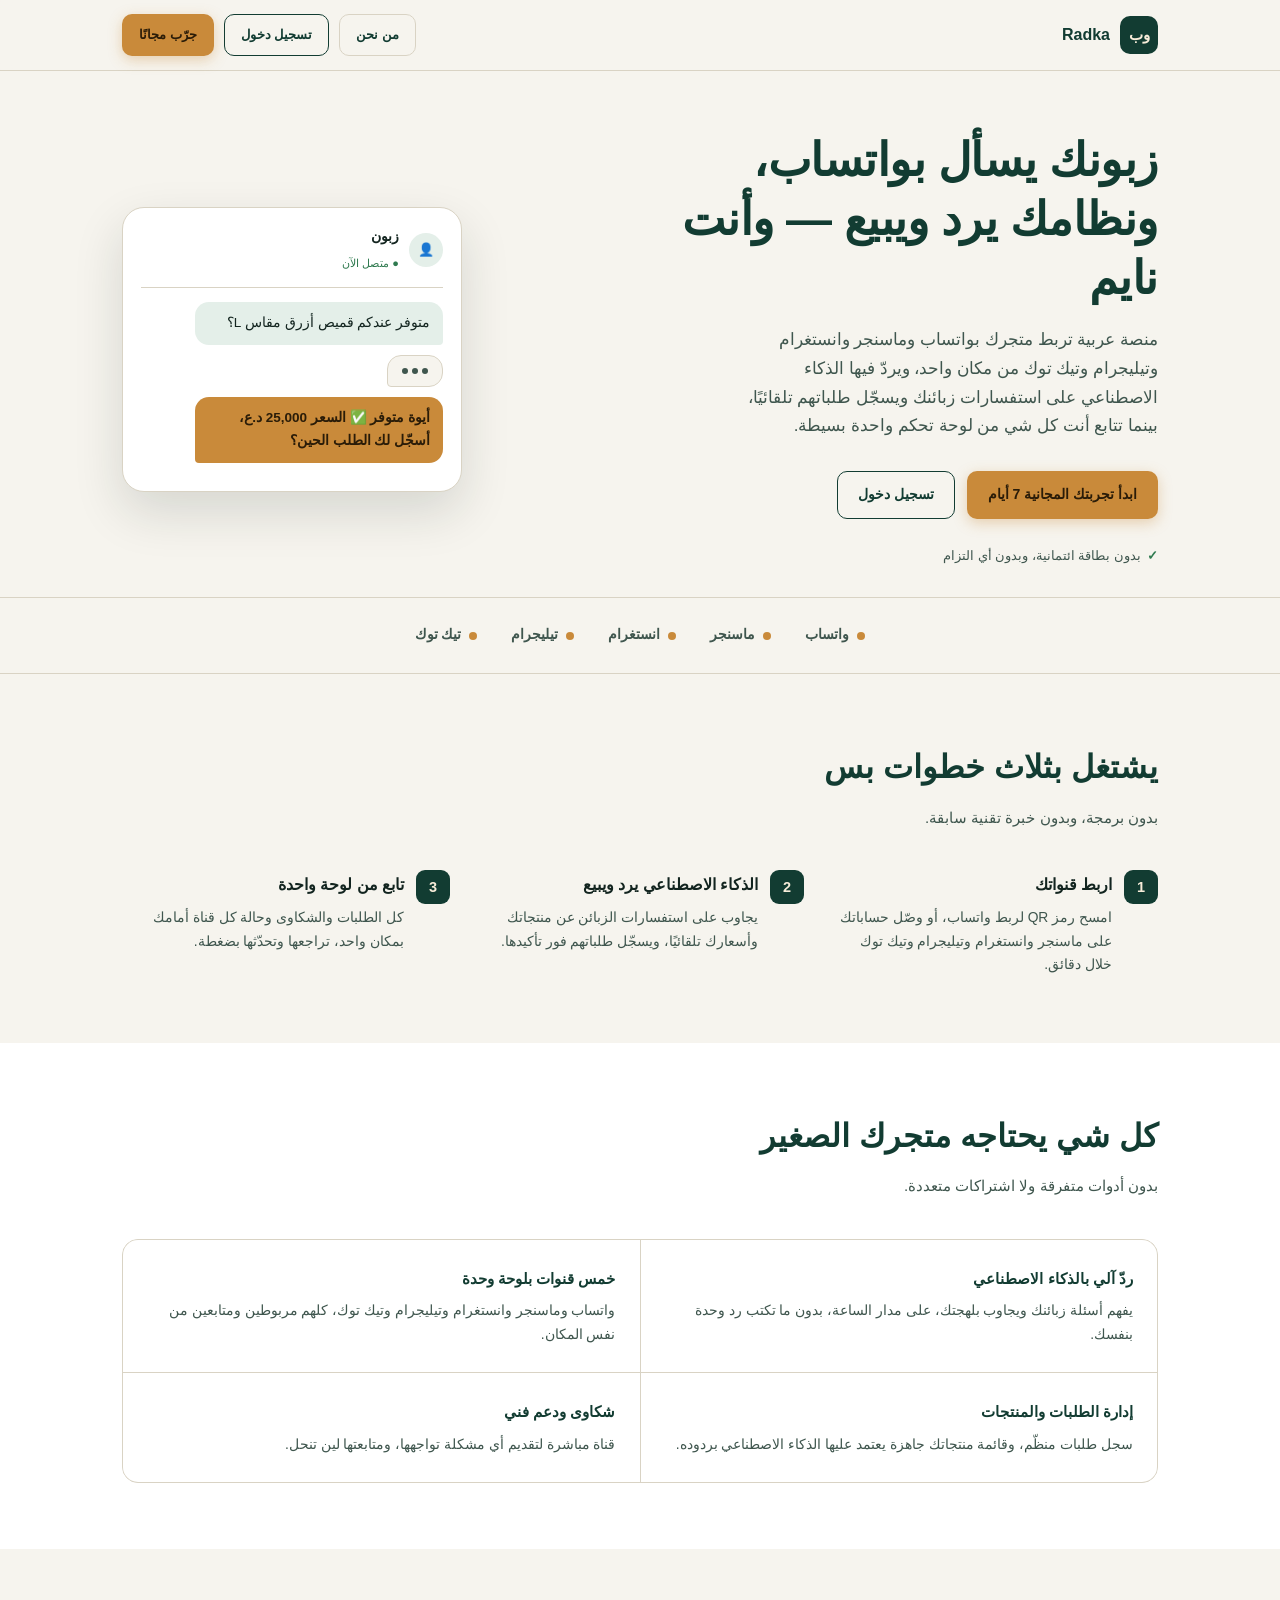
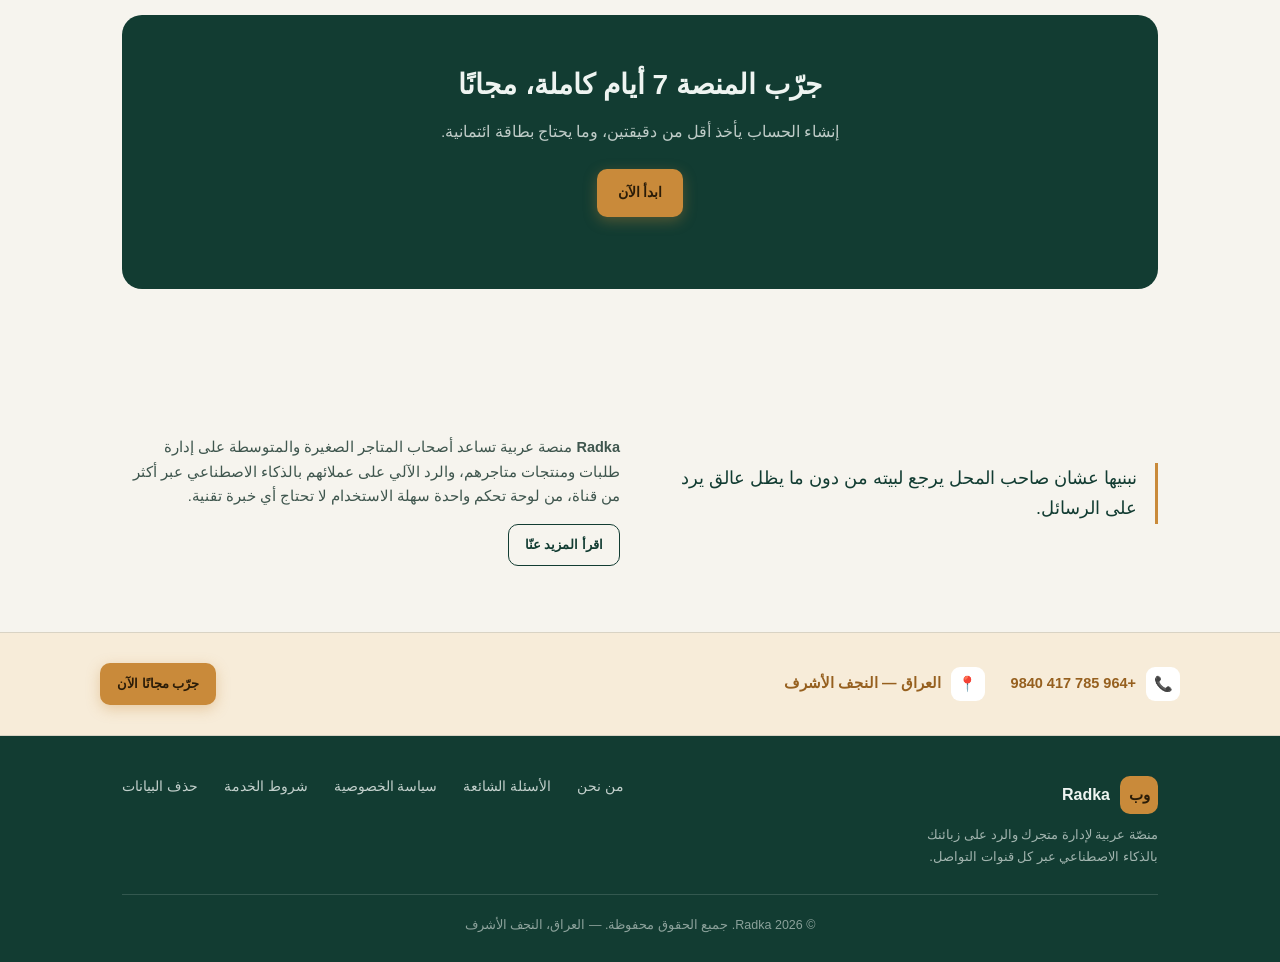
<file: index.html>
<!DOCTYPE html>
<html lang="ar" dir="rtl">
<head>
<meta charset="UTF-8" />
<meta name="viewport" content="width=device-width, initial-scale=1.0, maximum-scale=1" />
<title>Radka — دكانك الرقمي على واتساب وكل القنوات</title>
<meta name="description" content="ردّ فوري بالذكاء الاصطناعي على زبائنك عبر واتساب وماسنجر وانستغرام وتيليجرام وتيك توك، وأدر طلبات متجرك كلها من لوحة واحدة." />
<style>
  :root {
    --ink: #12241f;
    --ink-soft: #3f564e;
    --paper: #f6f4ee;
    --paper-raised: #ffffff;
    --line: #d9d3c4;
    --palm: #1f5f4f;
    --palm-deep: #123c32;
    --palm-tint: #e4efe9;
    --gold: #c98a3a;
    --gold-deep: #96601f;
    --gold-tint: #f7ecd9;
    --ok: #2f7a4f;
    --font: -apple-system, BlinkMacSystemFont, "Segoe UI", Tahoma, Arial, sans-serif;
    --font-mono: "Courier New", monospace;
  }
  * { box-sizing: border-box; }
  html { scroll-behavior: smooth; }
  body {
    margin: 0;
    background: var(--paper);
    color: var(--ink);
    font-family: var(--font);
    line-height: 1.7;
    font-size: 15.5px;
  }
  a { color: inherit; }
  img { max-width: 100%; display: block; }
  .wrap { max-width: 1080px; margin: 0 auto; padding: 0 22px; }

  /* ===== خلفية زخرفية هادئة (نخيل مبسّط بخطوط) ===== */
  .palm-mark {
    position: absolute; inset: 0; overflow: hidden; pointer-events: none;
    opacity: .06;
  }
  .palm-mark svg { position: absolute; top: -60px; left: -80px; width: 420px; height: 420px; }

  /* ===== نافبار ===== */
  .nav {
    position: sticky; top: 0; z-index: 40;
    background: rgba(246,244,238,.92); backdrop-filter: blur(6px);
    border-bottom: 1px solid var(--line);
  }
  .nav-inner { display: flex; align-items: center; justify-content: space-between; padding: 14px 22px; max-width: 1080px; margin: 0 auto; gap: 12px; }
  .brand { display: flex; align-items: center; gap: 10px; text-decoration: none; }
  .brand .glyph {
    width: 38px; height: 38px; border-radius: 10px; background: var(--palm-deep); color: var(--gold-tint);
    display: flex; align-items: center; justify-content: center; font-weight: 800; font-size: 15px; flex-shrink: 0;
  }
  .brand b { font-size: 16px; color: var(--palm-deep); }
  .nav-actions { display: flex; align-items: center; gap: 10px; }

  .btn {
    display: inline-flex; align-items: center; justify-content: center; gap: 6px;
    padding: 11px 20px; border-radius: 10px; font-weight: 800; font-size: 14px;
    text-decoration: none; border: 1.5px solid transparent; cursor: pointer; transition: transform .12s, box-shadow .12s;
  }
  .btn-gold { background: var(--gold); color: #2a1c08; box-shadow: 0 4px 14px rgba(201,138,58,.35); }
  .btn-gold:hover { transform: translateY(-1px); box-shadow: 0 6px 18px rgba(201,138,58,.45); }
  .btn-outline { background: transparent; color: var(--palm-deep); border-color: var(--palm-deep); }
  .btn-outline:hover { background: var(--palm-tint); }
  .btn-ghost { background: transparent; color: var(--palm-deep); border-color: var(--line); }
  .btn-ghost:hover { border-color: var(--palm-deep); }
  .btn-sm { padding: 9px 16px; font-size: 13px; }

  /* ===== الهيرو ===== */
  .hero { position: relative; overflow: hidden; padding: 60px 0 30px; }
  .hero-grid { display: grid; grid-template-columns: 1.15fr 1fr; gap: 40px; align-items: center; }
  .eyebrow-none { } /* لا نستخدم eyebrow — العنوان يتكلم عن نفسه */
  .hero h1 {
    font-size: clamp(30px, 4.4vw, 46px); line-height: 1.28; margin: 0 0 18px; color: var(--palm-deep);
    letter-spacing: -.01em;
  }
  .hero p.lead { font-size: 17px; color: var(--ink-soft); margin: 0 0 30px; max-width: 46ch; }
  .hero-cta { display: flex; flex-wrap: wrap; gap: 12px; margin-bottom: 26px; }
  .hero-note { font-size: 13px; color: var(--ink-soft); display: flex; align-items: center; gap: 6px; }
  .hero-note::before { content: "✓"; color: var(--ok); font-weight: 900; }

  /* ===== موك-أب المحادثة (اللحظة المميزة الوحيدة بالصفحة) ===== */
  .phone-mock {
    background: var(--paper-raised); border: 1px solid var(--line); border-radius: 22px;
    padding: 18px; box-shadow: 0 20px 50px rgba(18,36,31,.14); max-width: 340px; margin-inline-start: auto;
  }
  .phone-head { display: flex; align-items: center; gap: 10px; padding-bottom: 12px; border-bottom: 1px solid var(--line); margin-bottom: 14px; }
  .phone-head .av { width: 34px; height: 34px; border-radius: 50%; background: var(--palm-tint); color: var(--palm-deep); display: flex; align-items: center; justify-content: center; font-weight: 800; font-size: 13px; }
  .phone-head b { font-size: 13.5px; display: block; }
  .phone-head span { font-size: 11px; color: var(--ok); }
  .bubble {
    max-width: 82%; padding: 10px 13px; border-radius: 14px; font-size: 13.5px; margin-bottom: 10px;
    opacity: 0; transform: translateY(8px); animation: bubbleIn .5s ease forwards;
  }
  .bubble.in { background: var(--palm-tint); color: var(--ink); border-bottom-right-radius: 4px; margin-inline-end: auto; animation-delay: .3s; }
  .bubble.typing { background: var(--paper); border: 1px solid var(--line); display: inline-flex; gap: 4px; padding: 12px 14px; border-bottom-left-radius: 4px; animation-delay: 1.3s; }
  .bubble.typing span { width: 6px; height: 6px; border-radius: 50%; background: var(--ink-soft); animation: dot 1s infinite; }
  .bubble.typing span:nth-child(2) { animation-delay: .15s; }
  .bubble.typing span:nth-child(3) { animation-delay: .3s; }
  .bubble.out { background: var(--gold); color: #2a1c08; border-bottom-left-radius: 4px; animation-delay: 2.3s; font-weight: 600; }
  @keyframes bubbleIn { to { opacity: 1; transform: translateY(0); } }
  @keyframes dot { 0%, 60%, 100% { opacity: .3; } 30% { opacity: 1; } }
  @media (prefers-reduced-motion: reduce) {
    .bubble { animation: none; opacity: 1; transform: none; }
  }

  /* ===== شريط القنوات ===== */
  .channels-strip { padding: 26px 0; border-top: 1px solid var(--line); border-bottom: 1px solid var(--line); }
  .channels-row { display: flex; justify-content: center; align-items: center; gap: 34px; flex-wrap: wrap; color: var(--ink-soft); font-size: 13.5px; font-weight: 700; }
  .channels-row span { display: flex; align-items: center; gap: 8px; }
  .channels-row .dot { width: 8px; height: 8px; border-radius: 50%; background: var(--gold); }

  /* ===== قسم عام ===== */
  section { padding: 66px 0; }
  .section-head { max-width: 54ch; margin-bottom: 40px; }
  .section-head h2 { font-size: clamp(24px, 3vw, 32px); color: var(--palm-deep); margin: 0 0 10px; }
  .section-head p { color: var(--ink-soft); margin: 0; font-size: 15px; }

  /* ===== كيف يعمل (خطوات فعلية) ===== */
  .steps { display: grid; grid-template-columns: repeat(3, 1fr); gap: 26px; counter-reset: step; }
  .step { position: relative; padding-inline-start: 46px; }
  .step::before {
    counter-increment: step; content: counter(step);
    position: absolute; right: 0; top: 0; width: 34px; height: 34px; border-radius: 9px;
    background: var(--palm-deep); color: var(--gold-tint); font-weight: 800; font-size: 14.5px;
    display: flex; align-items: center; justify-content: center;
  }
  .step h3 { font-size: 15.5px; margin: 2px 0 8px; color: var(--ink); }
  .step p { font-size: 13.8px; color: var(--ink-soft); margin: 0; }

  /* ===== المزايا ===== */
  .features { background: var(--paper-raised); }
  .feat-grid { display: grid; grid-template-columns: repeat(2, 1fr); gap: 1px; background: var(--line); border: 1px solid var(--line); border-radius: 16px; overflow: hidden; }
  .feat { background: var(--paper-raised); padding: 26px 24px; }
  .feat h3 { font-size: 15px; margin: 0 0 8px; color: var(--palm-deep); }
  .feat p { font-size: 13.8px; color: var(--ink-soft); margin: 0; }

  /* ===== CTA وسط الصفحة ===== */
  .mid-cta { background: var(--palm-deep); border-radius: 20px; padding: 46px 36px; text-align: center; color: #eef4f1; }
  .mid-cta h2 { font-size: clamp(22px, 3vw, 28px); margin: 0 0 10px; }
  .mid-cta p { color: rgba(238,244,241,.78); margin: 0 0 24px; }
  .mid-cta .hero-cta { justify-content: center; }

  /* ===== من نحن (مختصر) ===== */
  .about-box { display: grid; grid-template-columns: 1fr 1fr; gap: 40px; align-items: center; }
  .about-box blockquote { margin: 0; font-size: 18px; color: var(--palm-deep); line-height: 1.7; border-inline-start: 3px solid var(--gold); padding-inline-start: 18px; }
  .about-box .about-text p { color: var(--ink-soft); font-size: 14.5px; }

  /* ===== التواصل ===== */
  .contact-strip { background: var(--gold-tint); border-top: 1px solid var(--line); border-bottom: 1px solid var(--line); }
  .contact-row { display: flex; flex-wrap: wrap; justify-content: space-between; align-items: center; gap: 18px; padding: 30px 0; }
  .contact-items { display: flex; flex-wrap: wrap; gap: 26px; }
  .contact-item { display: flex; align-items: center; gap: 10px; font-size: 14.5px; font-weight: 700; color: var(--gold-deep); }
  .contact-item .ic { width: 34px; height: 34px; border-radius: 9px; background: var(--paper-raised); display: flex; align-items: center; justify-content: center; font-size: 15px; }

  /* ===== فوتر ===== */
  footer { background: var(--palm-deep); color: rgba(238,244,241,.85); padding: 40px 0 26px; }
  .foot-top { display: flex; flex-wrap: wrap; justify-content: space-between; gap: 30px; padding-bottom: 26px; border-bottom: 1px solid rgba(238,244,241,.15); margin-bottom: 20px; }
  .foot-brand .brand .glyph { background: var(--gold); color: #2a1c08; }
  .foot-brand .brand b { color: #eef4f1; }
  .foot-brand p { color: rgba(238,244,241,.65); font-size: 13px; max-width: 34ch; margin: 10px 0 0; }
  .foot-links { display: flex; flex-wrap: wrap; gap: 12px 26px; }
  .foot-links a { font-size: 13.5px; text-decoration: none; color: rgba(238,244,241,.8); }
  .foot-links a:hover { color: #fff; text-decoration: underline; }
  .foot-bottom { font-size: 12.5px; color: rgba(238,244,241,.55); text-align: center; }

  /* ===== استجابة الجوال ===== */
  @media (max-width: 860px) {
    .hero-grid, .about-box { grid-template-columns: 1fr; }
    .phone-mock { margin-inline: auto; margin-top: 30px; }
    .steps, .feat-grid { grid-template-columns: 1fr; }
    .nav-actions .btn-ghost { display: none; }
  }
</style>
</head>
<body>

<nav class="nav">
  <div class="nav-inner">
    <a href="#" class="brand"><span class="glyph">وب</span> <b>Radka</b></a>
    <div class="nav-actions">
      <a href="about.html" class="btn btn-ghost btn-sm">من نحن</a>
      <a href="app.html" class="btn btn-outline btn-sm">تسجيل دخول</a>
      <a href="register.html" class="btn btn-gold btn-sm">جرّب مجانًا</a>
    </div>
  </div>
</nav>

<!-- ===== الهيرو ===== -->
<div class="hero">
  <div class="wrap hero-grid">
    <div>
      <h1>زبونك يسأل بواتساب، ونظامك يرد ويبيع — وأنت نايم</h1>
      <p class="lead">
        منصة عربية تربط متجرك بواتساب وماسنجر وانستغرام وتيليجرام وتيك توك من مكان واحد،
        ويردّ فيها الذكاء الاصطناعي على استفسارات زبائنك ويسجّل طلباتهم تلقائيًا، بينما تتابع
        أنت كل شي من لوحة تحكم واحدة بسيطة.
      </p>
      <div class="hero-cta">
        <a href="register.html" class="btn btn-gold">ابدأ تجربتك المجانية 7 أيام</a>
        <a href="app.html" class="btn btn-outline">تسجيل دخول</a>
      </div>
      <div class="hero-note">بدون بطاقة ائتمانية، وبدون أي التزام</div>
    </div>

    <div class="phone-mock">
      <div class="phone-head">
        <div class="av">👤</div>
        <div><b>زبون</b><span>● متصل الآن</span></div>
      </div>
      <div class="bubble in">متوفر عندكم قميص أزرق مقاس L؟</div>
      <div class="bubble typing"><span></span><span></span><span></span></div>
      <div class="bubble out">أيوة متوفر ✅ السعر 25,000 د.ع، أسجّل لك الطلب الحين؟</div>
    </div>
  </div>
</div>

<!-- ===== شريط القنوات ===== -->
<div class="channels-strip">
  <div class="wrap channels-row">
    <span><i class="dot"></i> واتساب</span>
    <span><i class="dot"></i> ماسنجر</span>
    <span><i class="dot"></i> انستغرام</span>
    <span><i class="dot"></i> تيليجرام</span>
    <span><i class="dot"></i> تيك توك</span>
  </div>
</div>

<!-- ===== كيف يعمل ===== -->
<section>
  <div class="wrap">
    <div class="section-head">
      <h2>يشتغل بثلاث خطوات بس</h2>
      <p>بدون برمجة، وبدون خبرة تقنية سابقة.</p>
    </div>
    <div class="steps">
      <div class="step">
        <h3>اربط قنواتك</h3>
        <p>امسح رمز QR لربط واتساب، أو وصّل حساباتك على ماسنجر وانستغرام وتيليجرام وتيك توك خلال دقائق.</p>
      </div>
      <div class="step">
        <h3>الذكاء الاصطناعي يرد ويبيع</h3>
        <p>يجاوب على استفسارات الزبائن عن منتجاتك وأسعارك تلقائيًا، ويسجّل طلباتهم فور تأكيدها.</p>
      </div>
      <div class="step">
        <h3>تابع من لوحة واحدة</h3>
        <p>كل الطلبات والشكاوى وحالة كل قناة أمامك بمكان واحد، تراجعها وتحدّثها بضغطة.</p>
      </div>
    </div>
  </div>
</section>

<!-- ===== المزايا ===== -->
<section class="features">
  <div class="wrap">
    <div class="section-head">
      <h2>كل شي يحتاجه متجرك الصغير</h2>
      <p>بدون أدوات متفرقة ولا اشتراكات متعددة.</p>
    </div>
    <div class="feat-grid">
      <div class="feat">
        <h3>ردّ آلي بالذكاء الاصطناعي</h3>
        <p>يفهم أسئلة زبائنك ويجاوب بلهجتك، على مدار الساعة، بدون ما تكتب رد وحدة بنفسك.</p>
      </div>
      <div class="feat">
        <h3>خمس قنوات بلوحة وحدة</h3>
        <p>واتساب وماسنجر وانستغرام وتيليجرام وتيك توك، كلهم مربوطين ومتابعين من نفس المكان.</p>
      </div>
      <div class="feat">
        <h3>إدارة الطلبات والمنتجات</h3>
        <p>سجل طلبات منظّم، وقائمة منتجاتك جاهزة يعتمد عليها الذكاء الاصطناعي بردوده.</p>
      </div>
      <div class="feat">
        <h3>شكاوى ودعم فني</h3>
        <p>قناة مباشرة لتقديم أي مشكلة تواجهها، ومتابعتها لين تنحل.</p>
      </div>
    </div>
  </div>
</section>

<!-- ===== CTA وسط الصفحة ===== -->
<section>
  <div class="wrap">
    <div class="mid-cta">
      <h2>جرّب المنصة 7 أيام كاملة، مجانًا</h2>
      <p>إنشاء الحساب يأخذ أقل من دقيقتين، وما يحتاج بطاقة ائتمانية.</p>
      <div class="hero-cta">
        <a href="register.html" class="btn btn-gold">ابدأ الآن</a>
      </div>
    </div>
  </div>
</section>

<!-- ===== من نحن (مختصر) ===== -->
<section>
  <div class="wrap about-box">
    <blockquote>نبنيها عشان صاحب المحل يرجع لبيته من دون ما يظل عالق يرد على الرسائل.</blockquote>
    <div class="about-text">
      <p>
        <b>Radka</b> منصة عربية تساعد أصحاب المتاجر الصغيرة والمتوسطة على إدارة طلبات ومنتجات متاجرهم،
        والرد الآلي على عملائهم بالذكاء الاصطناعي عبر أكثر من قناة، من لوحة تحكم واحدة سهلة الاستخدام
        لا تحتاج أي خبرة تقنية.
      </p>
      <a href="about.html" class="btn btn-outline btn-sm">اقرأ المزيد عنّا</a>
    </div>
  </div>
</section>

<!-- ===== التواصل ===== -->
<div class="contact-strip">
  <div class="wrap contact-row">
    <div class="contact-items">
      <div class="contact-item"><span class="ic">📞</span> +964 785 417 9840</div>
      <div class="contact-item"><span class="ic">📍</span> العراق — النجف الأشرف</div>
    </div>
    <a href="register.html" class="btn btn-gold btn-sm">جرّب مجانًا الآن</a>
  </div>
</div>

<!-- ===== الفوتر ===== -->
<footer>
  <div class="wrap">
    <div class="foot-top">
      <div class="foot-brand">
        <a href="#" class="brand"><span class="glyph">وب</span> <b>Radka</b></a>
        <p>منصّة عربية لإدارة متجرك والرد على زبائنك بالذكاء الاصطناعي عبر كل قنوات التواصل.</p>
      </div>
      <div class="foot-links">
        <a href="about.html">من نحن</a>
        <a href="faq.html">الأسئلة الشائعة</a>
        <a href="privacy.html">سياسة الخصوصية</a>
        <a href="terms.html">شروط الخدمة</a>
        <a href="data-deletion.html">حذف البيانات</a>
      </div>
    </div>
    <div class="foot-bottom">© 2026 Radka. جميع الحقوق محفوظة. — العراق، النجف الأشرف</div>
  </div>
</footer>

</body>
</html>
</file>
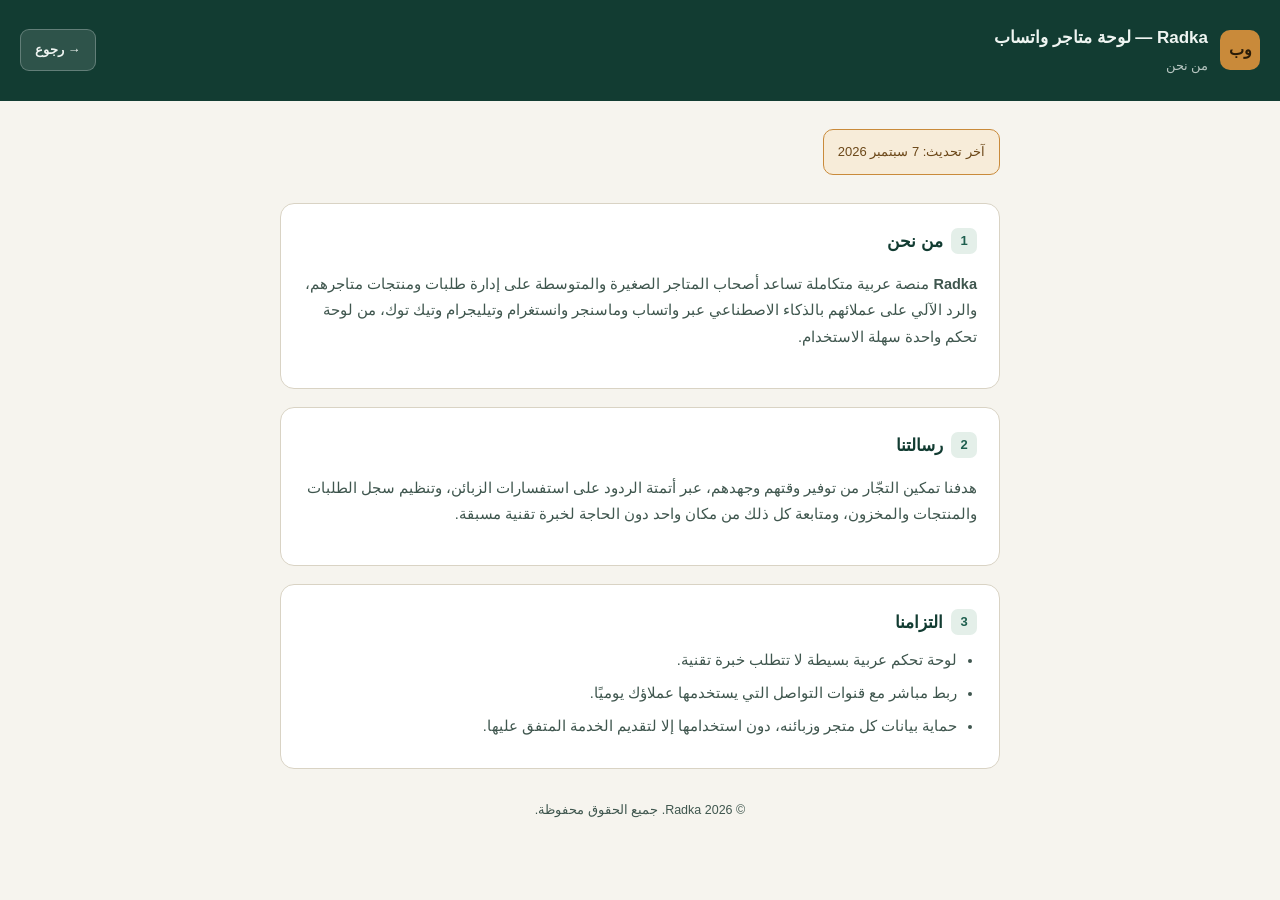
<file: about.html>
<!DOCTYPE html>
<html lang="ar" dir="rtl">
<head>
<meta charset="UTF-8" />
<meta name="viewport" content="width=device-width, initial-scale=1.0, maximum-scale=1" />
<title>من نحن | Radka</title>
<style>
  :root {
    --ink: #12241f;
    --ink-soft: #3f564e;
    --paper: #f6f4ee;
    --paper-raised: #ffffff;
    --line: #d9d3c4;
    --palm: #1f5f4f;
    --palm-deep: #123c32;
    --palm-tint: #e4efe9;
    --gold: #c98a3a;
    --gold-tint: #f7ecd9;
    --ok: #2f7a4f;
    --font: -apple-system, BlinkMacSystemFont, "Segoe UI", Tahoma, Arial, sans-serif;
    --font-mono: "Courier New", monospace;
  }
  * { box-sizing: border-box; }
  body {
    margin: 0;
    background: var(--paper);
    color: var(--ink);
    font-family: var(--font);
    line-height: 1.85;
    font-size: 15.5px;
  }
  .topbar {
    background: var(--palm-deep);
    color: #eef4f1;
    padding: 22px 20px;
    display: flex;
    align-items: center;
    justify-content: space-between;
    gap: 12px;
  }
  .topbar-brand { display: flex; align-items: center; gap: 12px; }
  .glyph {
    width: 40px; height: 40px;
    border-radius: 10px;
    background: var(--gold);
    color: #2a1c08;
    display: flex; align-items: center; justify-content: center;
    font-weight: 800; font-size: 16px;
    flex-shrink: 0;
  }
  .topbar h1 { font-size: 17px; margin: 0; }
  .topbar p { font-size: 12.5px; margin: 2px 0 0; opacity: .75; }
  .back-btn {
    display: inline-flex;
    align-items: center;
    gap: 6px;
    background: rgba(255,255,255,0.12);
    color: #eef4f1;
    border: 1px solid rgba(255,255,255,0.25);
    padding: 8px 14px;
    border-radius: 9px;
    font-size: 13px;
    font-weight: 700;
    text-decoration: none;
    cursor: pointer;
    flex-shrink: 0;
  }
  .back-btn:hover { background: rgba(255,255,255,0.2); }
  .wrap {
    max-width: 760px;
    margin: 0 auto;
    padding: 28px 20px 60px;
  }
  .updated {
    background: var(--gold-tint);
    border: 1px solid var(--gold);
    color: #6b4718;
    padding: 10px 14px;
    border-radius: 10px;
    font-size: 13px;
    margin-bottom: 28px;
    display: inline-block;
  }
  .panel {
    background: var(--paper-raised);
    border: 1px solid var(--line);
    border-radius: 14px;
    padding: 22px 22px;
    margin-bottom: 18px;
  }
  .panel h2 {
    font-size: 16.5px;
    color: var(--palm-deep);
    margin: 0 0 10px;
    display: flex; align-items: center; gap: 8px;
  }
  .panel h2 .n {
    background: var(--palm-tint);
    color: var(--palm);
    width: 26px; height: 26px;
    border-radius: 7px;
    display: flex; align-items: center; justify-content: center;
    font-size: 13px; font-weight: 800;
    flex-shrink: 0;
  }
  .panel p, .panel li { color: var(--ink-soft); font-size: 14.5px; }
  .panel ul { margin: 8px 0 0; padding-inline-start: 20px; }
  .panel li { margin-bottom: 6px; }
  a { color: var(--palm); }
  .foot {
    text-align: center;
    color: var(--ink-soft);
    font-size: 12.5px;
    margin-top: 30px;
  }
</style>
</head>
<body>

<div class="topbar">
  <div class="topbar-brand">
    <div class="glyph">وب</div>
    <div>
      <h1>Radka — لوحة متاجر واتساب</h1>
      <p>من نحن</p>
    </div>
  </div>
  <a href="javascript:history.back()" class="back-btn">→ رجوع</a>
</div>

<div class="wrap">
  <span class="updated">آخر تحديث: 7 سبتمبر 2026</span>

  <div class="panel">
    <h2><span class="n">1</span> من نحن</h2>
    <p>
      <b>Radka</b> منصة عربية متكاملة تساعد أصحاب المتاجر الصغيرة والمتوسطة على إدارة طلبات
      ومنتجات متاجرهم، والرد الآلي على عملائهم بالذكاء الاصطناعي عبر واتساب وماسنجر وانستغرام
      وتيليجرام وتيك توك، من لوحة تحكم واحدة سهلة الاستخدام.
    </p>
  </div>

  <div class="panel">
    <h2><span class="n">2</span> رسالتنا</h2>
    <p>
      هدفنا تمكين التجّار من توفير وقتهم وجهدهم، عبر أتمتة الردود على استفسارات الزبائن، وتنظيم
      سجل الطلبات والمنتجات والمخزون، ومتابعة كل ذلك من مكان واحد دون الحاجة لخبرة تقنية مسبقة.
    </p>
  </div>

  <div class="panel">
    <h2><span class="n">3</span> التزامنا</h2>
    <ul>
      <li>لوحة تحكم عربية بسيطة لا تتطلب خبرة تقنية.</li>
      <li>ربط مباشر مع قنوات التواصل التي يستخدمها عملاؤك يوميًا.</li>
      <li>حماية بيانات كل متجر وزبائنه، دون استخدامها إلا لتقديم الخدمة المتفق عليها.</li>
    </ul>
  </div>

  <div class="foot">© 2026 Radka. جميع الحقوق محفوظة.</div>
</div>

</body>
</html>
</file>
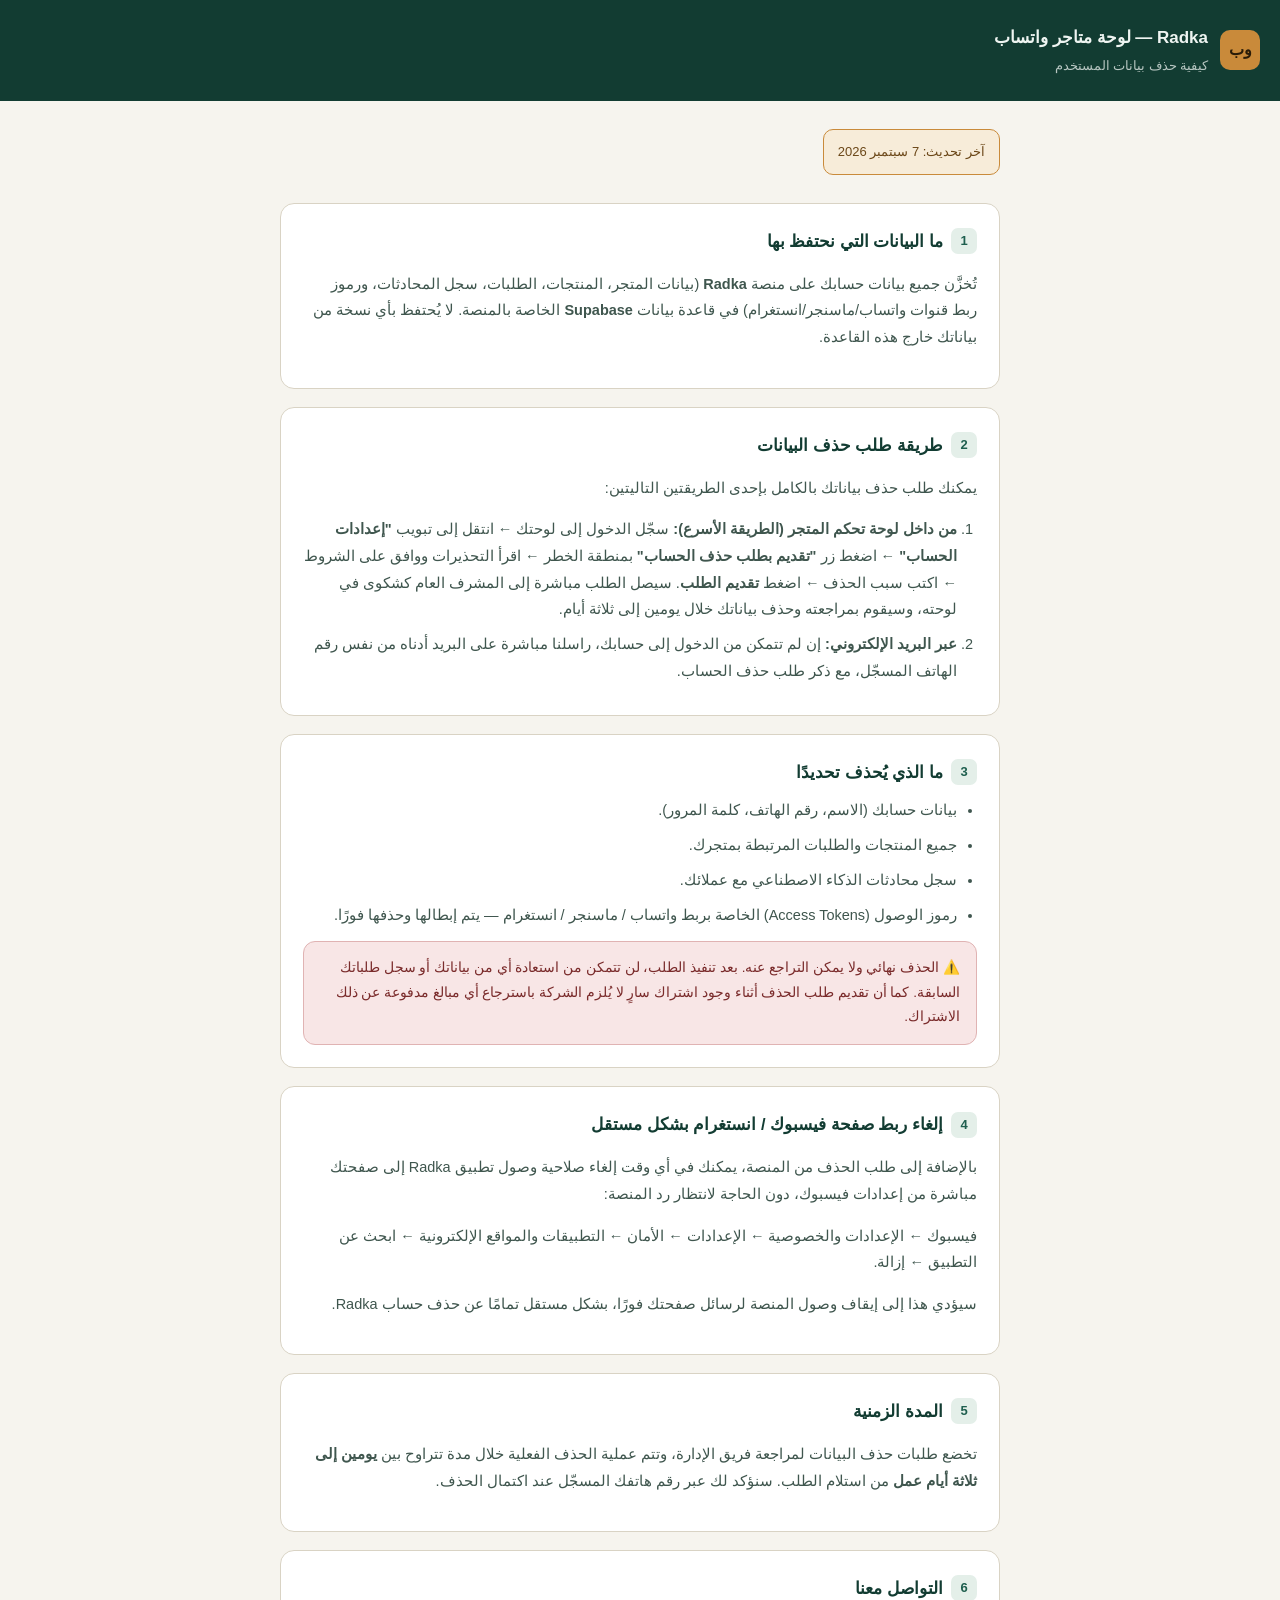
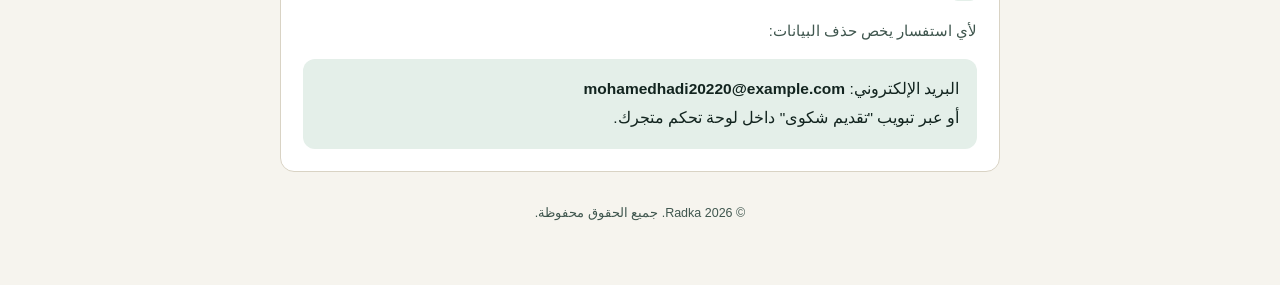
<file: data-deletion.html>
<!DOCTYPE html>
<html lang="ar" dir="rtl">
<head>
<meta charset="UTF-8" />
<meta name="viewport" content="width=device-width, initial-scale=1.0, maximum-scale=1" />
<title>حذف بيانات المستخدم | Radka</title>
<style>
  :root {
    --ink: #12241f;
    --ink-soft: #3f564e;
    --paper: #f6f4ee;
    --paper-raised: #ffffff;
    --line: #d9d3c4;
    --palm: #1f5f4f;
    --palm-deep: #123c32;
    --palm-tint: #e4efe9;
    --gold: #c98a3a;
    --gold-tint: #f7ecd9;
    --ok: #2f7a4f;
    --bad: #b23b3b;
    --bad-tint: #f8e6e6;
    --font: -apple-system, BlinkMacSystemFont, "Segoe UI", Tahoma, Arial, sans-serif;
    --font-mono: "Courier New", monospace;
  }
  * { box-sizing: border-box; }
  body {
    margin: 0;
    background: var(--paper);
    color: var(--ink);
    font-family: var(--font);
    line-height: 1.85;
    font-size: 15.5px;
  }
  .topbar {
    background: var(--palm-deep);
    color: #eef4f1;
    padding: 22px 20px;
    display: flex;
    align-items: center;
    gap: 12px;
  }
  .glyph {
    width: 40px; height: 40px;
    border-radius: 10px;
    background: var(--gold);
    color: #2a1c08;
    display: flex; align-items: center; justify-content: center;
    font-weight: 800; font-size: 16px;
    flex-shrink: 0;
  }
  .topbar h1 { font-size: 17px; margin: 0; }
  .topbar p { font-size: 12.5px; margin: 2px 0 0; opacity: .75; }
  .wrap {
    max-width: 760px;
    margin: 0 auto;
    padding: 28px 20px 60px;
  }
  .updated {
    background: var(--gold-tint);
    border: 1px solid var(--gold);
    color: #6b4718;
    padding: 10px 14px;
    border-radius: 10px;
    font-size: 13px;
    margin-bottom: 28px;
    display: inline-block;
  }
  .panel {
    background: var(--paper-raised);
    border: 1px solid var(--line);
    border-radius: 14px;
    padding: 22px 22px;
    margin-bottom: 18px;
  }
  .panel h2 {
    font-size: 16.5px;
    color: var(--palm-deep);
    margin: 0 0 10px;
    display: flex; align-items: center; gap: 8px;
  }
  .panel h2 .n {
    background: var(--palm-tint);
    color: var(--palm);
    width: 26px; height: 26px;
    border-radius: 7px;
    display: flex; align-items: center; justify-content: center;
    font-size: 13px; font-weight: 800;
    flex-shrink: 0;
  }
  .panel p, .panel li { color: var(--ink-soft); font-size: 14.5px; }
  .panel ul, .panel ol { margin: 8px 0 0; padding-inline-start: 20px; }
  .panel li { margin-bottom: 8px; }
  code {
    font-family: var(--font-mono);
    background: var(--palm-tint);
    padding: 2px 6px;
    border-radius: 5px;
    font-size: 13px;
    color: var(--palm-deep);
  }
  a { color: var(--palm); }
  .contact-box {
    background: var(--palm-tint);
    border-radius: 12px;
    padding: 16px 18px;
    margin-top: 8px;
  }
  .warn-box {
    background: var(--bad-tint);
    border: 1px solid #e0b3b3;
    color: #7a2b2b;
    border-radius: 12px;
    padding: 14px 16px;
    margin-top: 12px;
    font-size: 13.5px;
  }
  .step-btn {
    display: inline-block;
    background: var(--palm);
    color: #fff;
    padding: 10px 18px;
    border-radius: 9px;
    font-size: 14px;
    font-weight: 700;
    margin-top: 10px;
    text-decoration: none;
  }
  .foot {
    text-align: center;
    color: var(--ink-soft);
    font-size: 12.5px;
    margin-top: 30px;
  }
</style>
</head>
<body>

<div class="topbar">
  <div class="glyph">وب</div>
  <div>
    <h1>Radka — لوحة متاجر واتساب</h1>
    <p>كيفية حذف بيانات المستخدم</p>
  </div>
</div>

<div class="wrap">
  <span class="updated">آخر تحديث: 7 سبتمبر 2026</span>

  <div class="panel">
    <h2><span class="n">1</span> ما البيانات التي نحتفظ بها</h2>
    <p>
      تُخزَّن جميع بيانات حسابك على منصة <b>Radka</b> (بيانات المتجر، المنتجات، الطلبات، سجل
      المحادثات، ورموز ربط قنوات واتساب/ماسنجر/انستغرام) في قاعدة بيانات <b>Supabase</b> الخاصة
      بالمنصة. لا يُحتفظ بأي نسخة من بياناتك خارج هذه القاعدة.
    </p>
  </div>

  <div class="panel">
    <h2><span class="n">2</span> طريقة طلب حذف البيانات</h2>
    <p>يمكنك طلب حذف بياناتك بالكامل بإحدى الطريقتين التاليتين:</p>
    <ol>
      <li>
        <b>من داخل لوحة تحكم المتجر (الطريقة الأسرع):</b>
        سجّل الدخول إلى لوحتك ← انتقل إلى تبويب <b>"إعدادات الحساب"</b> ← اضغط زر
        <b>"تقديم بطلب حذف الحساب"</b> بمنطقة الخطر ← اقرأ التحذيرات ووافق على الشروط ← اكتب سبب
        الحذف ← اضغط <b>تقديم الطلب</b>. سيصل الطلب مباشرة إلى المشرف العام كشكوى في لوحته، وسيقوم
        بمراجعته وحذف بياناتك خلال يومين إلى ثلاثة أيام.
      </li>
      <li>
        <b>عبر البريد الإلكتروني:</b> إن لم تتمكن من الدخول إلى حسابك، راسلنا مباشرة على البريد
        أدناه من نفس رقم الهاتف المسجّل، مع ذكر طلب حذف الحساب.
      </li>
    </ol>
  </div>

  <div class="panel">
    <h2><span class="n">3</span> ما الذي يُحذف تحديدًا</h2>
    <ul>
      <li>بيانات حسابك (الاسم، رقم الهاتف، كلمة المرور).</li>
      <li>جميع المنتجات والطلبات المرتبطة بمتجرك.</li>
      <li>سجل محادثات الذكاء الاصطناعي مع عملائك.</li>
      <li>رموز الوصول (Access Tokens) الخاصة بربط واتساب / ماسنجر / انستغرام — يتم إبطالها وحذفها فورًا.</li>
    </ul>
    <div class="warn-box">
      ⚠️ الحذف نهائي ولا يمكن التراجع عنه. بعد تنفيذ الطلب، لن تتمكن من استعادة أي من بياناتك أو
      سجل طلباتك السابقة. كما أن تقديم طلب الحذف أثناء وجود اشتراك سارٍ لا يُلزم الشركة باسترجاع
      أي مبالغ مدفوعة عن ذلك الاشتراك.
    </div>
  </div>

  <div class="panel">
    <h2><span class="n">4</span> إلغاء ربط صفحة فيسبوك / انستغرام بشكل مستقل</h2>
    <p>
      بالإضافة إلى طلب الحذف من المنصة، يمكنك في أي وقت إلغاء صلاحية وصول تطبيق Radka إلى صفحتك
      مباشرة من إعدادات فيسبوك، دون الحاجة لانتظار رد المنصة:
    </p>
    <p>فيسبوك ← الإعدادات والخصوصية ← الإعدادات ← الأمان ← التطبيقات والمواقع الإلكترونية ← ابحث عن التطبيق ← إزالة.</p>
    <p>سيؤدي هذا إلى إيقاف وصول المنصة لرسائل صفحتك فورًا، بشكل مستقل تمامًا عن حذف حساب Radka.</p>
  </div>

  <div class="panel">
    <h2><span class="n">5</span> المدة الزمنية</h2>
    <p>
      تخضع طلبات حذف البيانات لمراجعة فريق الإدارة، وتتم عملية الحذف الفعلية خلال مدة تتراوح بين
      <b>يومين إلى ثلاثة أيام عمل</b> من استلام الطلب. سنؤكد لك عبر رقم هاتفك المسجّل عند اكتمال الحذف.
    </p>
  </div>

  <div class="panel">
    <h2><span class="n">6</span> التواصل معنا</h2>
    <p>لأي استفسار يخص حذف البيانات:</p>
    <div class="contact-box">
      البريد الإلكتروني: <b>mohamedhadi20220@example.com</b><br>
      أو عبر تبويب "تقديم شكوى" داخل لوحة تحكم متجرك.
    </div>
  </div>

  <div class="foot">© 2026 Radka. جميع الحقوق محفوظة.</div>
</div>

</body>
</html>
</file>
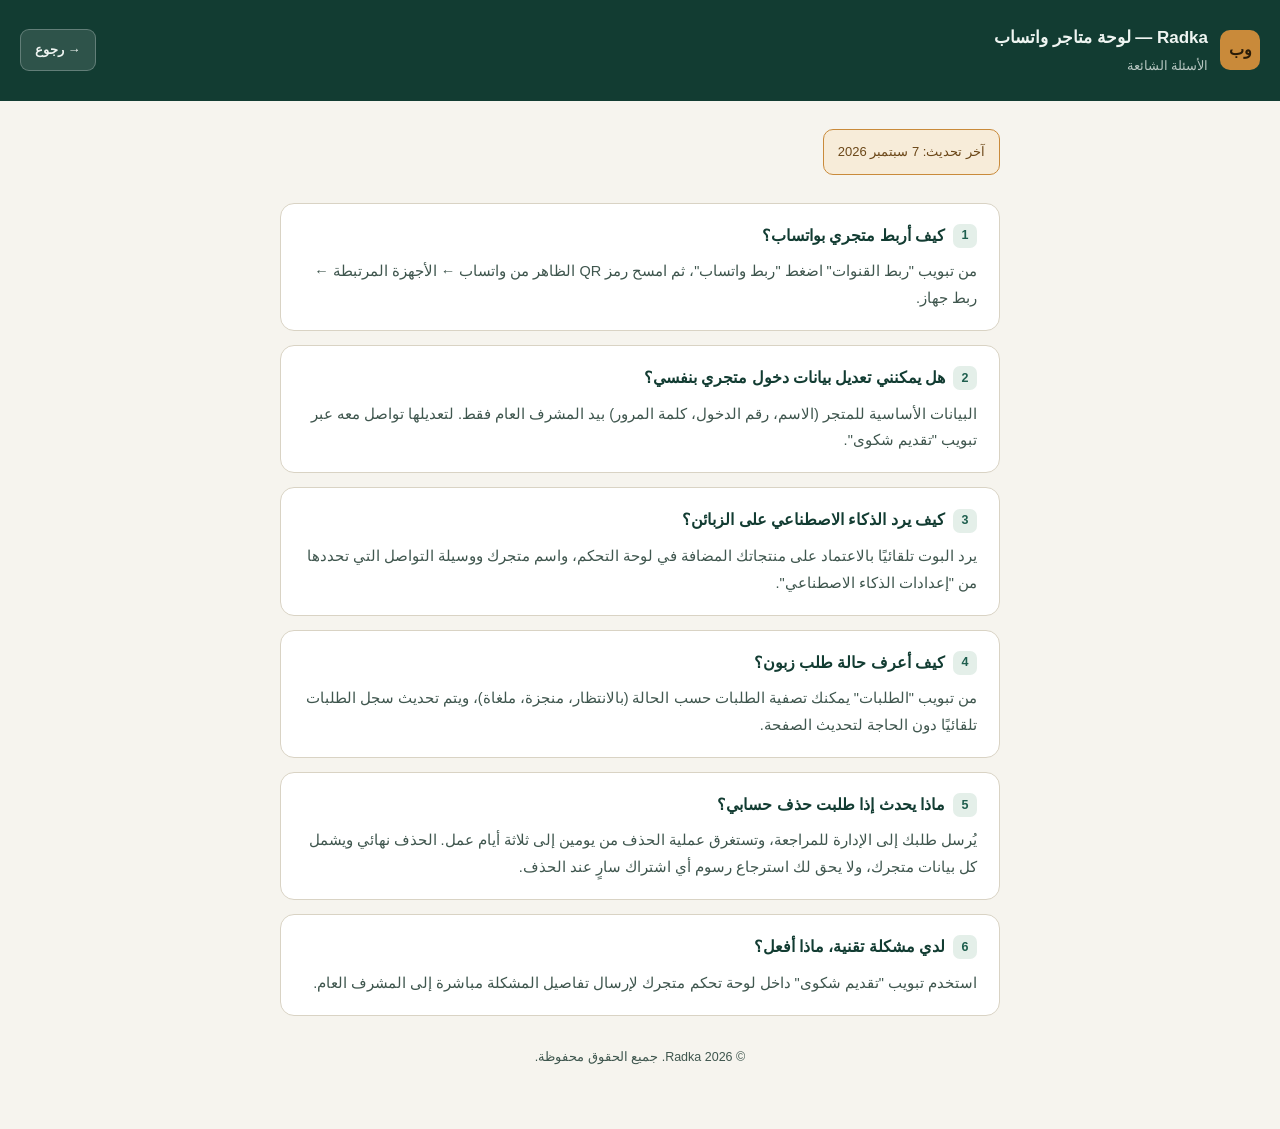
<file: faq.html>
<!DOCTYPE html>
<html lang="ar" dir="rtl">
<head>
<meta charset="UTF-8" />
<meta name="viewport" content="width=device-width, initial-scale=1.0, maximum-scale=1" />
<title>الأسئلة الشائعة | Radka</title>
<style>
  :root {
    --ink: #12241f;
    --ink-soft: #3f564e;
    --paper: #f6f4ee;
    --paper-raised: #ffffff;
    --line: #d9d3c4;
    --palm: #1f5f4f;
    --palm-deep: #123c32;
    --palm-tint: #e4efe9;
    --gold: #c98a3a;
    --gold-tint: #f7ecd9;
    --ok: #2f7a4f;
    --font: -apple-system, BlinkMacSystemFont, "Segoe UI", Tahoma, Arial, sans-serif;
    --font-mono: "Courier New", monospace;
  }
  * { box-sizing: border-box; }
  body {
    margin: 0;
    background: var(--paper);
    color: var(--ink);
    font-family: var(--font);
    line-height: 1.85;
    font-size: 15.5px;
  }
  .topbar {
    background: var(--palm-deep);
    color: #eef4f1;
    padding: 22px 20px;
    display: flex;
    align-items: center;
    justify-content: space-between;
    gap: 12px;
  }
  .topbar-brand { display: flex; align-items: center; gap: 12px; }
  .glyph {
    width: 40px; height: 40px;
    border-radius: 10px;
    background: var(--gold);
    color: #2a1c08;
    display: flex; align-items: center; justify-content: center;
    font-weight: 800; font-size: 16px;
    flex-shrink: 0;
  }
  .topbar h1 { font-size: 17px; margin: 0; }
  .topbar p { font-size: 12.5px; margin: 2px 0 0; opacity: .75; }
  .back-btn {
    display: inline-flex;
    align-items: center;
    gap: 6px;
    background: rgba(255,255,255,0.12);
    color: #eef4f1;
    border: 1px solid rgba(255,255,255,0.25);
    padding: 8px 14px;
    border-radius: 9px;
    font-size: 13px;
    font-weight: 700;
    text-decoration: none;
    cursor: pointer;
    flex-shrink: 0;
  }
  .back-btn:hover { background: rgba(255,255,255,0.2); }
  .wrap {
    max-width: 760px;
    margin: 0 auto;
    padding: 28px 20px 60px;
  }
  .updated {
    background: var(--gold-tint);
    border: 1px solid var(--gold);
    color: #6b4718;
    padding: 10px 14px;
    border-radius: 10px;
    font-size: 13px;
    margin-bottom: 28px;
    display: inline-block;
  }
  .panel {
    background: var(--paper-raised);
    border: 1px solid var(--line);
    border-radius: 14px;
    padding: 18px 22px;
    margin-bottom: 14px;
  }
  .panel h2 {
    font-size: 15.5px;
    color: var(--palm-deep);
    margin: 0 0 8px;
    display: flex; align-items: center; gap: 8px;
  }
  .panel h2 .n {
    background: var(--palm-tint);
    color: var(--palm);
    width: 24px; height: 24px;
    border-radius: 7px;
    display: flex; align-items: center; justify-content: center;
    font-size: 12.5px; font-weight: 800;
    flex-shrink: 0;
  }
  .panel p { color: var(--ink-soft); font-size: 14.5px; margin: 0; }
  a { color: var(--palm); }
  .foot {
    text-align: center;
    color: var(--ink-soft);
    font-size: 12.5px;
    margin-top: 30px;
  }
</style>
</head>
<body>

<div class="topbar">
  <div class="topbar-brand">
    <div class="glyph">وب</div>
    <div>
      <h1>Radka — لوحة متاجر واتساب</h1>
      <p>الأسئلة الشائعة</p>
    </div>
  </div>
  <a href="javascript:history.back()" class="back-btn">→ رجوع</a>
</div>

<div class="wrap">
  <span class="updated">آخر تحديث: 7 سبتمبر 2026</span>

  <div class="panel">
    <h2><span class="n">1</span> كيف أربط متجري بواتساب؟</h2>
    <p>من تبويب "ربط القنوات" اضغط "ربط واتساب"، ثم امسح رمز QR الظاهر من واتساب ← الأجهزة المرتبطة ← ربط جهاز.</p>
  </div>

  <div class="panel">
    <h2><span class="n">2</span> هل يمكنني تعديل بيانات دخول متجري بنفسي؟</h2>
    <p>البيانات الأساسية للمتجر (الاسم، رقم الدخول، كلمة المرور) بيد المشرف العام فقط. لتعديلها تواصل معه عبر تبويب "تقديم شكوى".</p>
  </div>

  <div class="panel">
    <h2><span class="n">3</span> كيف يرد الذكاء الاصطناعي على الزبائن؟</h2>
    <p>يرد البوت تلقائيًا بالاعتماد على منتجاتك المضافة في لوحة التحكم، واسم متجرك ووسيلة التواصل التي تحددها من "إعدادات الذكاء الاصطناعي".</p>
  </div>

  <div class="panel">
    <h2><span class="n">4</span> كيف أعرف حالة طلب زبون؟</h2>
    <p>من تبويب "الطلبات" يمكنك تصفية الطلبات حسب الحالة (بالانتظار، منجزة، ملغاة)، ويتم تحديث سجل الطلبات تلقائيًا دون الحاجة لتحديث الصفحة.</p>
  </div>

  <div class="panel">
    <h2><span class="n">5</span> ماذا يحدث إذا طلبت حذف حسابي؟</h2>
    <p>
      يُرسل طلبك إلى الإدارة للمراجعة، وتستغرق عملية الحذف من يومين إلى ثلاثة أيام عمل. الحذف
      نهائي ويشمل كل بيانات متجرك، ولا يحق لك استرجاع رسوم أي اشتراك سارٍ عند الحذف.
    </p>
  </div>

  <div class="panel">
    <h2><span class="n">6</span> لدي مشكلة تقنية، ماذا أفعل؟</h2>
    <p>استخدم تبويب "تقديم شكوى" داخل لوحة تحكم متجرك لإرسال تفاصيل المشكلة مباشرة إلى المشرف العام.</p>
  </div>

  <div class="foot">© 2026 Radka. جميع الحقوق محفوظة.</div>
</div>

</body>
</html>
</file>
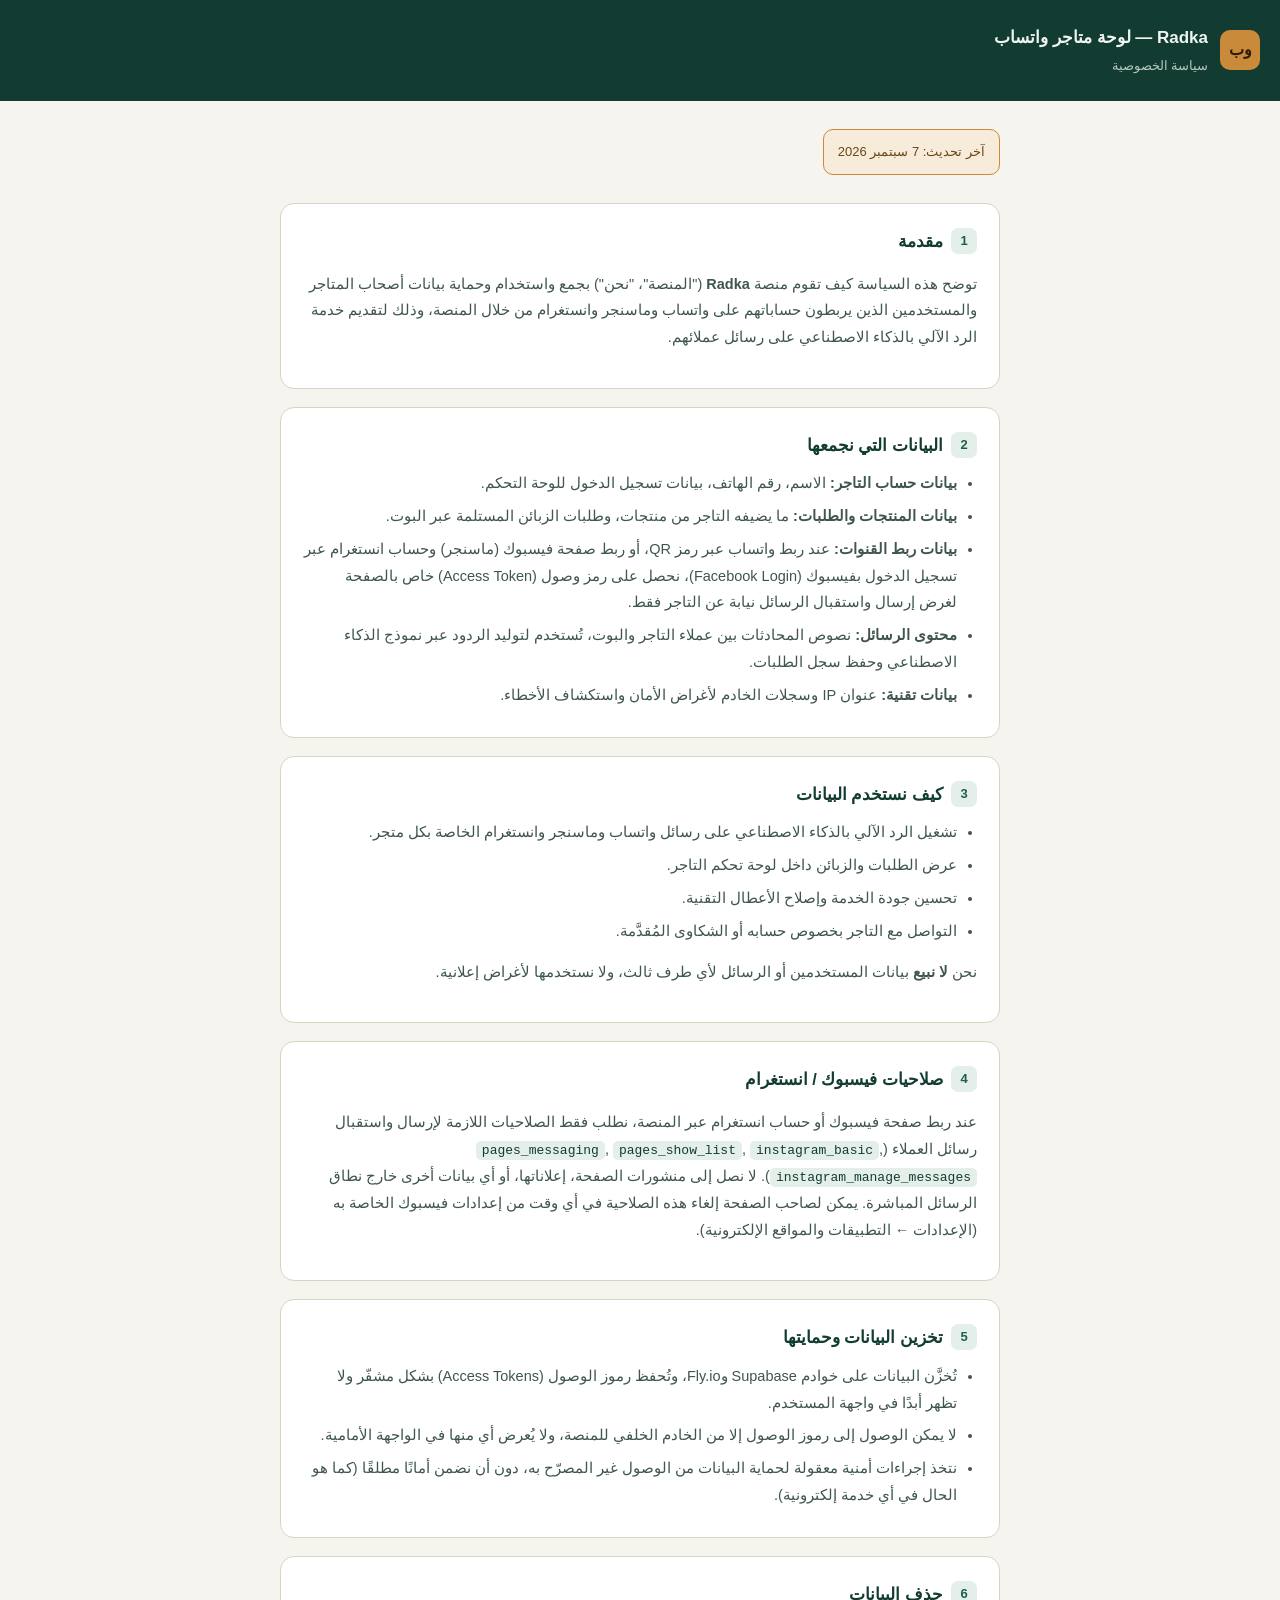
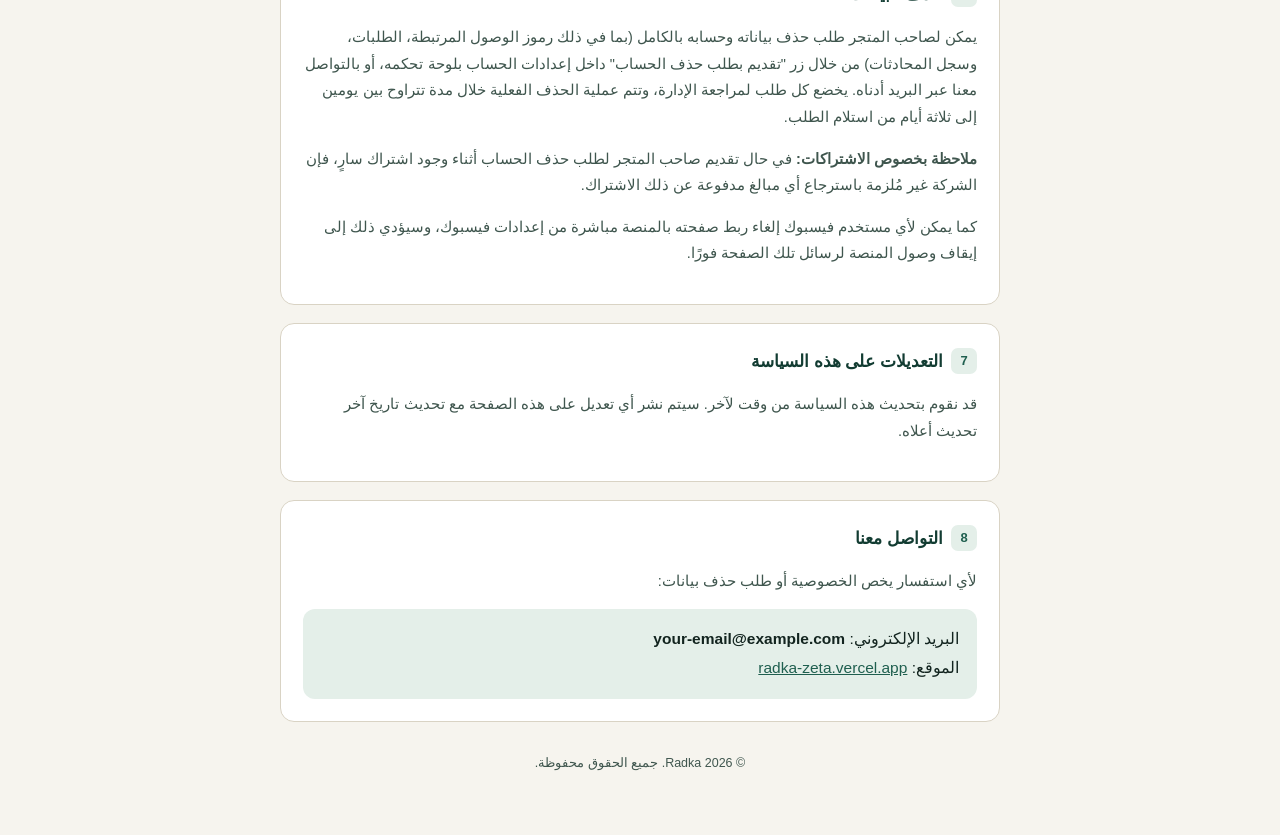
<file: privacy.html>
<!DOCTYPE html>
<html lang="ar" dir="rtl">
<head>
<meta charset="UTF-8" />
<meta name="viewport" content="width=device-width, initial-scale=1.0, maximum-scale=1" />
<title>سياسة الخصوصية | Radka</title>
<style>
  :root {
    --ink: #12241f;
    --ink-soft: #3f564e;
    --paper: #f6f4ee;
    --paper-raised: #ffffff;
    --line: #d9d3c4;
    --palm: #1f5f4f;
    --palm-deep: #123c32;
    --palm-tint: #e4efe9;
    --gold: #c98a3a;
    --gold-tint: #f7ecd9;
    --ok: #2f7a4f;
    --font: -apple-system, BlinkMacSystemFont, "Segoe UI", Tahoma, Arial, sans-serif;
    --font-mono: "Courier New", monospace;
  }
  * { box-sizing: border-box; }
  body {
    margin: 0;
    background: var(--paper);
    color: var(--ink);
    font-family: var(--font);
    line-height: 1.85;
    font-size: 15.5px;
  }
  .topbar {
    background: var(--palm-deep);
    color: #eef4f1;
    padding: 22px 20px;
    display: flex;
    align-items: center;
    gap: 12px;
  }
  .glyph {
    width: 40px; height: 40px;
    border-radius: 10px;
    background: var(--gold);
    color: #2a1c08;
    display: flex; align-items: center; justify-content: center;
    font-weight: 800; font-size: 16px;
    flex-shrink: 0;
  }
  .topbar h1 { font-size: 17px; margin: 0; }
  .topbar p { font-size: 12.5px; margin: 2px 0 0; opacity: .75; }
  .wrap {
    max-width: 760px;
    margin: 0 auto;
    padding: 28px 20px 60px;
  }
  .updated {
    background: var(--gold-tint);
    border: 1px solid var(--gold);
    color: #6b4718;
    padding: 10px 14px;
    border-radius: 10px;
    font-size: 13px;
    margin-bottom: 28px;
    display: inline-block;
  }
  .panel {
    background: var(--paper-raised);
    border: 1px solid var(--line);
    border-radius: 14px;
    padding: 22px 22px;
    margin-bottom: 18px;
  }
  .panel h2 {
    font-size: 16.5px;
    color: var(--palm-deep);
    margin: 0 0 10px;
    display: flex; align-items: center; gap: 8px;
  }
  .panel h2 .n {
    background: var(--palm-tint);
    color: var(--palm);
    width: 26px; height: 26px;
    border-radius: 7px;
    display: flex; align-items: center; justify-content: center;
    font-size: 13px; font-weight: 800;
    flex-shrink: 0;
  }
  .panel p, .panel li { color: var(--ink-soft); font-size: 14.5px; }
  .panel ul { margin: 8px 0 0; padding-inline-start: 20px; }
  .panel li { margin-bottom: 6px; }
  code {
    font-family: var(--font-mono);
    background: var(--palm-tint);
    padding: 2px 6px;
    border-radius: 5px;
    font-size: 13px;
    color: var(--palm-deep);
  }
  a { color: var(--palm); }
  .contact-box {
    background: var(--palm-tint);
    border-radius: 12px;
    padding: 16px 18px;
    margin-top: 8px;
  }
  .foot {
    text-align: center;
    color: var(--ink-soft);
    font-size: 12.5px;
    margin-top: 30px;
  }
</style>
</head>
<body>

<div class="topbar">
  <div class="glyph">وب</div>
  <div>
    <h1>Radka — لوحة متاجر واتساب</h1>
    <p>سياسة الخصوصية</p>
  </div>
</div>

<div class="wrap">
  <span class="updated">آخر تحديث: 7 سبتمبر 2026</span>

  <div class="panel">
    <h2><span class="n">1</span> مقدمة</h2>
    <p>
      توضح هذه السياسة كيف تقوم منصة <b>Radka</b> ("المنصة"، "نحن") بجمع واستخدام وحماية بيانات
      أصحاب المتاجر والمستخدمين الذين يربطون حساباتهم على واتساب وماسنجر وانستغرام من خلال المنصة،
      وذلك لتقديم خدمة الرد الآلي بالذكاء الاصطناعي على رسائل عملائهم.
    </p>
  </div>

  <div class="panel">
    <h2><span class="n">2</span> البيانات التي نجمعها</h2>
    <ul>
      <li><b>بيانات حساب التاجر:</b> الاسم، رقم الهاتف، بيانات تسجيل الدخول للوحة التحكم.</li>
      <li><b>بيانات المنتجات والطلبات:</b> ما يضيفه التاجر من منتجات، وطلبات الزبائن المستلمة عبر البوت.</li>
      <li><b>بيانات ربط القنوات:</b> عند ربط واتساب عبر رمز QR، أو ربط صفحة فيسبوك (ماسنجر) وحساب انستغرام
        عبر تسجيل الدخول بفيسبوك (Facebook Login)، نحصل على رمز وصول (Access Token) خاص بالصفحة
        لغرض إرسال واستقبال الرسائل نيابة عن التاجر فقط.</li>
      <li><b>محتوى الرسائل:</b> نصوص المحادثات بين عملاء التاجر والبوت، تُستخدم لتوليد الردود عبر
        نموذج الذكاء الاصطناعي وحفظ سجل الطلبات.</li>
      <li><b>بيانات تقنية:</b> عنوان IP وسجلات الخادم لأغراض الأمان واستكشاف الأخطاء.</li>
    </ul>
  </div>

  <div class="panel">
    <h2><span class="n">3</span> كيف نستخدم البيانات</h2>
    <ul>
      <li>تشغيل الرد الآلي بالذكاء الاصطناعي على رسائل واتساب وماسنجر وانستغرام الخاصة بكل متجر.</li>
      <li>عرض الطلبات والزبائن داخل لوحة تحكم التاجر.</li>
      <li>تحسين جودة الخدمة وإصلاح الأعطال التقنية.</li>
      <li>التواصل مع التاجر بخصوص حسابه أو الشكاوى المُقدَّمة.</li>
    </ul>
    <p>
      نحن <b>لا نبيع</b> بيانات المستخدمين أو الرسائل لأي طرف ثالث، ولا نستخدمها لأغراض إعلانية.
    </p>
  </div>

  <div class="panel">
    <h2><span class="n">4</span> صلاحيات فيسبوك / انستغرام</h2>
    <p>
      عند ربط صفحة فيسبوك أو حساب انستغرام عبر المنصة، نطلب فقط الصلاحيات اللازمة لإرسال واستقبال
      رسائل العملاء (<code>pages_messaging</code>, <code>pages_show_list</code>,
      <code>instagram_basic</code>, <code>instagram_manage_messages</code>). لا نصل إلى منشورات
      الصفحة، إعلاناتها، أو أي بيانات أخرى خارج نطاق الرسائل المباشرة. يمكن لصاحب الصفحة إلغاء هذه
      الصلاحية في أي وقت من إعدادات فيسبوك الخاصة به (الإعدادات ← التطبيقات والمواقع الإلكترونية).
    </p>
  </div>

  <div class="panel">
    <h2><span class="n">5</span> تخزين البيانات وحمايتها</h2>
    <ul>
      <li>تُخزَّن البيانات على خوادم Supabase وFly.io، وتُحفظ رموز الوصول (Access Tokens) بشكل مشفّر
        ولا تظهر أبدًا في واجهة المستخدم.</li>
      <li>لا يمكن الوصول إلى رموز الوصول إلا من الخادم الخلفي للمنصة، ولا يُعرض أي منها في الواجهة الأمامية.</li>
      <li>نتخذ إجراءات أمنية معقولة لحماية البيانات من الوصول غير المصرّح به، دون أن نضمن أمانًا مطلقًا
        (كما هو الحال في أي خدمة إلكترونية).</li>
    </ul>
  </div>

  <div class="panel">
    <h2><span class="n">6</span> حذف البيانات</h2>
    <p>
      يمكن لصاحب المتجر طلب حذف بياناته وحسابه بالكامل (بما في ذلك رموز الوصول المرتبطة، الطلبات،
      وسجل المحادثات) من خلال زر "تقديم بطلب حذف الحساب" داخل إعدادات الحساب بلوحة تحكمه، أو
      بالتواصل معنا عبر البريد أدناه. يخضع كل طلب لمراجعة الإدارة، وتتم عملية الحذف الفعلية خلال
      مدة تتراوح بين يومين إلى ثلاثة أيام من استلام الطلب.
    </p>
    <p>
      <b>ملاحظة بخصوص الاشتراكات:</b> في حال تقديم صاحب المتجر لطلب حذف الحساب أثناء وجود اشتراك
      سارٍ، فإن الشركة غير مُلزمة باسترجاع أي مبالغ مدفوعة عن ذلك الاشتراك.
    </p>
    <p>
      كما يمكن لأي مستخدم فيسبوك إلغاء ربط صفحته بالمنصة مباشرة من إعدادات فيسبوك، وسيؤدي ذلك إلى
      إيقاف وصول المنصة لرسائل تلك الصفحة فورًا.
    </p>
  </div>

  <div class="panel">
    <h2><span class="n">7</span> التعديلات على هذه السياسة</h2>
    <p>
      قد نقوم بتحديث هذه السياسة من وقت لآخر. سيتم نشر أي تعديل على هذه الصفحة مع تحديث تاريخ آخر تحديث أعلاه.
    </p>
  </div>

  <div class="panel">
    <h2><span class="n">8</span> التواصل معنا</h2>
    <p>لأي استفسار يخص الخصوصية أو طلب حذف بيانات:</p>
    <div class="contact-box">
      البريد الإلكتروني: <b>your-email@example.com</b><br>
      الموقع: <a href="https://radka-zeta.vercel.app">radka-zeta.vercel.app</a>
    </div>
  </div>

  <div class="foot">© 2026 Radka. جميع الحقوق محفوظة.</div>
</div>

</body>
</html>
</file>
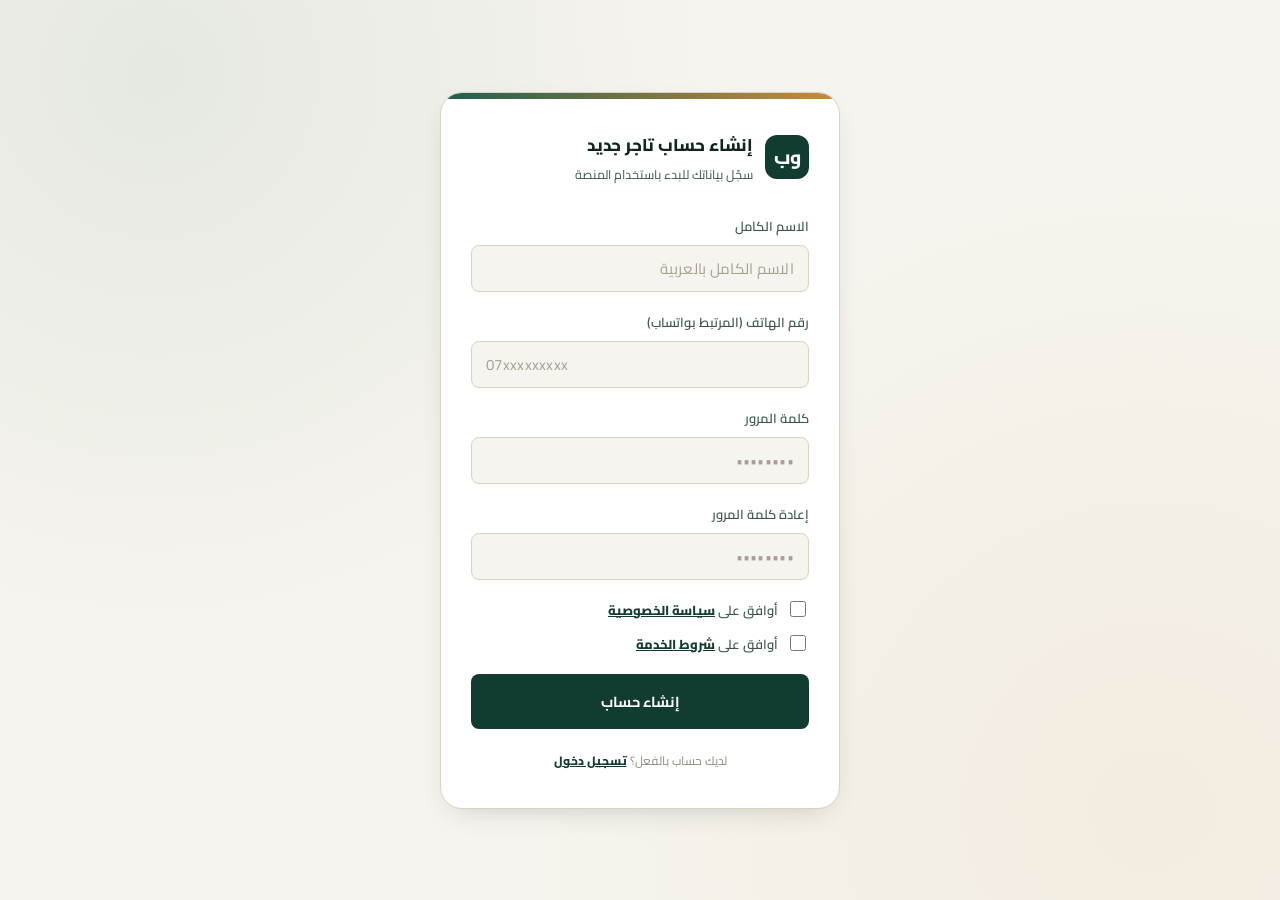
<file: register.html>
<!DOCTYPE html>
<html lang="ar" dir="rtl">
<head>
<meta charset="UTF-8" />
<meta name="viewport" content="width=device-width, initial-scale=1.0, maximum-scale=1" />
<title>إنشاء حساب جديد | Radka</title>
<link rel="stylesheet" href="assets/style.css" />
<style>
  /* تنسيقات خاصة بصفحة التسجيل فقط */
  .otp-box {
    background: var(--palm-tint);
    border: 1px solid rgba(31, 95, 79, 0.25);
    border-radius: var(--radius-s);
    padding: 14px;
    margin-bottom: 18px;
  }
  .otp-box p { margin: 0 0 10px; font-size: 13px; color: var(--ink-soft); font-weight: 600; }
  .otp-row { display: flex; gap: 8px; }
  .otp-row input {
    flex: 1;
    text-align: center;
    letter-spacing: 4px;
    font-size: 18px;
  }
  .otp-actions {
    display: flex;
    justify-content: space-between;
    align-items: center;
    margin-top: 10px;
    font-size: 12.5px;
  }
  .otp-timer { color: var(--ink-soft); font-weight: 700; font-family: var(--font-mono); }
  .otp-resend { background: none; border: none; color: var(--palm); font-weight: 700; cursor: pointer; padding: 0; }
  .otp-resend:disabled { color: var(--ink-soft); cursor: not-allowed; opacity: .6; }

  .agree-block { display: flex; flex-direction: column; gap: 10px; margin-bottom: 18px; }
  .agree-row { display: flex; align-items: flex-start; gap: 8px; font-size: 13px; font-weight: 600; color: var(--ink-soft); }
  .agree-row input[type="checkbox"] { margin-top: 3px; flex-shrink: 0; width: 16px; height: 16px; accent-color: var(--palm-deep); }
  .agree-row a { color: var(--palm-deep); text-decoration: underline; font-weight: 800; }

  .hidden-block { display: none; }
  .success-block { text-align: center; padding: 10px 0; }
  .success-block .glyph-ok {
    width: 56px; height: 56px; border-radius: 50%;
    background: var(--ok-tint); color: var(--ok);
    display: grid; place-items: center; font-size: 28px; font-weight: 900;
    margin: 0 auto 14px;
  }
</style>
</head>
<body>

<div class="login-wrap">
  <div class="login-card">
    <div class="brand-mark">
      <div class="glyph">وب</div>
      <div class="text">
        <h1>إنشاء حساب تاجر جديد</h1>
        <p>سجّل بياناتك للبدء باستخدام المنصة</p>
      </div>
    </div>

    <div class="login-alert" id="reg-alert"></div>

    <!-- ============ نموذج البيانات الأساسية ============ -->
    <form id="reg-form">
      <div class="field">
        <label for="reg-fullname">الاسم الكامل</label>
        <input type="text" id="reg-fullname" placeholder="الاسم الكامل بالعربية" autocomplete="off" />
        <div class="field-error" id="err-fullname">الاسم يجب أن يتكوّن من أحرف عربية فقط.</div>
      </div>

      <div class="field">
        <label for="reg-phone">رقم الهاتف (المرتبط بواتساب)</label>
        <input type="tel" id="reg-phone" placeholder="07xxxxxxxxx" inputmode="numeric" autocomplete="off" />
        <div class="field-error" id="err-phone">رقم الهاتف يجب أن يبدأ بـ 07 ويتكوّن من 11 رقمًا بالضبط (أرقام فقط).</div>
      </div>

      <div class="field">
        <label for="reg-password">كلمة المرور</label>
        <input type="password" id="reg-password" placeholder="••••••••" autocomplete="off" />
        <div class="field-error" id="err-password">6 إلى 16 حرفًا، بالإنجليزية فقط، وتحتوي على رقم وحرف كبير وحرف صغير على الأقل.</div>
      </div>

      <div class="field">
        <label for="reg-password2">إعادة كلمة المرور</label>
        <input type="password" id="reg-password2" placeholder="••••••••" autocomplete="off" />
        <div class="field-error" id="err-password2">كلمتا المرور غير متطابقتين.</div>
      </div>

      <div class="agree-block">
        <label class="agree-row">
          <input type="checkbox" id="agree-privacy" />
          <span>أوافق على <a href="privacy.html" target="_blank" rel="noopener">سياسة الخصوصية</a></span>
        </label>
        <label class="agree-row">
          <input type="checkbox" id="agree-terms" />
          <span>أوافق على <a href="terms.html" target="_blank" rel="noopener">شروط الخدمة</a></span>
        </label>
        <div class="field-error" id="err-agree">يجب الموافقة على سياسة الخصوصية وشروط الخدمة للمتابعة.</div>
      </div>

      <button type="submit" class="btn btn-primary" id="reg-submit">إنشاء حساب</button>
    </form>

    <!-- ============ خانة التحقق عبر واتساب (تظهر بعد نجاح التحقق من الرقم) ============ -->
    <div id="otp-section" class="hidden-block">
      <div class="otp-box">
        <p>تم إرسال رمز تحقق مكوّن من 6 أرقام إلى رقم واتساب <b id="otp-phone-label"></b>. أدخله أدناه لإكمال إنشاء الحساب.</p>
        <div class="otp-row">
          <input type="text" id="otp-code" placeholder="000000" inputmode="numeric" maxlength="6" />
          <button type="button" class="btn btn-primary" id="otp-verify-btn" style="width:auto;">تحقق</button>
        </div>
        <div class="otp-actions">
          <span class="otp-timer" id="otp-timer">05:00</span>
          <button type="button" class="otp-resend" id="otp-resend-btn" disabled>إعادة إرسال الرمز</button>
        </div>
      </div>
      <div class="field-error" id="err-otp">الرمز غير صحيح، حاول مجددًا.</div>
    </div>

    <!-- ============ رسالة النجاح ============ -->
    <div id="success-section" class="hidden-block success-block">
      <div class="glyph-ok">✓</div>
      <h2 style="margin:0 0 8px;font-size:17px;">تم إنشاء حسابك بنجاح</h2>
      <p style="margin:0 0 18px;color:var(--ink-soft);font-size:13.5px;">
        تم تفعيل خطتك المجانية لمدة 7 أيام. يمكنك الآن تسجيل الدخول.
      </p>
      <a href="app.html" class="btn btn-primary" style="display:block;">الذهاب لتسجيل الدخول</a>
    </div>

    <div class="login-foot">
      لديك حساب بالفعل؟
      <a href="app.html" style="color:var(--palm-deep);text-decoration:underline;font-weight:800;">تسجيل دخول</a>
    </div>
  </div>
</div>

<div id="toast-host" class="toast-host"></div>

<script src="js/config.js"></script>
<script src="js/supabase-client.js"></script>
<script>
// =========================================================
// منطق صفحة إنشاء حساب جديد (مستقلة تمامًا عن باقي النظام)
// =========================================================
function $(sel) { return document.querySelector(sel); }

function toast(msg, kind = "") {
  const host = $("#toast-host");
  const el = document.createElement("div");
  el.className = `toast ${kind}`;
  el.textContent = msg;
  host.appendChild(el);
  setTimeout(() => el.remove(), 3200);
}

function showAlert(msg) {
  const a = $("#reg-alert");
  a.innerHTML = msg;
  a.classList.add("show");
}
function hideAlert() { $("#reg-alert").classList.remove("show"); }

function showFieldError(inputEl, errorEl, show) {
  inputEl.classList.toggle("err", !!show);
  errorEl.classList.toggle("show", !!show);
}

// ---------------------------------------------------------
// التحقق من صحة الحقول
// ---------------------------------------------------------
function isArabicName(name) {
  // أحرف عربية ومسافات فقط (يسمح بالتشكيل البسيط أيضًا)
  return /^[\u0600-\u06FF\s]+$/.test(name.trim()) && name.trim().length >= 3;
}

function validatePhone(phone) {
  const p = (phone || "").trim();
  if (!/^\d+$/.test(p)) return false;
  if (!p.startsWith("07")) return false;
  if (p.length !== 11) return false;
  return true;
}

function validatePassword(pw) {
  // إنجليزية فقط، 6-16 حرفًا، رقم واحد على الأقل + حرف كبير + حرف صغير
  if (!/^[A-Za-z0-9]{6,16}$/.test(pw)) return false;
  if (!/[0-9]/.test(pw)) return false;
  if (!/[A-Z]/.test(pw)) return false;
  if (!/[a-z]/.test(pw)) return false;
  return true;
}

// إزالة أخطاء العرض عند الكتابة
["reg-fullname", "reg-phone", "reg-password", "reg-password2"].forEach(id => {
  $(`#${id}`).addEventListener("input", () => {
    $(`#${id}`).classList.remove("err");
    $(`#err-${id.replace("reg-", "")}`).classList.remove("show");
  });
});

// ---------------------------------------------------------
// حالة مؤقت انتهاء صلاحية رمز التحقق (5 دقائق)
// ---------------------------------------------------------
let otpTimerInterval = null;
let otpSecondsLeft = 0;
let pendingRegistration = null; // { fullName, phone, password }

function startOtpTimer(totalSeconds) {
  clearInterval(otpTimerInterval);
  otpSecondsLeft = totalSeconds;
  $("#otp-resend-btn").disabled = true;
  updateOtpTimerLabel();
  otpTimerInterval = setInterval(() => {
    otpSecondsLeft -= 1;
    updateOtpTimerLabel();
    if (otpSecondsLeft <= 0) {
      clearInterval(otpTimerInterval);
      $("#otp-resend-btn").disabled = false;
      $("#otp-timer").textContent = "انتهت صلاحية الرمز";
    }
  }, 1000);
}

function updateOtpTimerLabel() {
  const m = Math.floor(otpSecondsLeft / 60).toString().padStart(2, "0");
  const s = (otpSecondsLeft % 60).toString().padStart(2, "0");
  $("#otp-timer").textContent = `${m}:${s}`;
}

// ---------------------------------------------------------
// إرسال النموذج الأساسي: يتحقق من الحقول ثم يطابق الرقم بجدول stores
// ---------------------------------------------------------
$("#reg-form").addEventListener("submit", async (e) => {
  e.preventDefault();
  hideAlert();

  const fullName = $("#reg-fullname").value.trim();
  const phone = $("#reg-phone").value.trim();
  const password = $("#reg-password").value;
  const password2 = $("#reg-password2").value;
  const agreePrivacy = $("#agree-privacy").checked;
  const agreeTerms = $("#agree-terms").checked;

  let hasError = false;

  if (!isArabicName(fullName)) {
    showFieldError($("#reg-fullname"), $("#err-fullname"), true);
    hasError = true;
  }
  if (!validatePhone(phone)) {
    showFieldError($("#reg-phone"), $("#err-phone"), true);
    hasError = true;
  }
  if (!validatePassword(password)) {
    showFieldError($("#reg-password"), $("#err-password"), true);
    hasError = true;
  }
  if (password !== password2 || !password2) {
    showFieldError($("#reg-password2"), $("#err-password2"), true);
    hasError = true;
  }
  $("#err-agree").classList.toggle("show", !(agreePrivacy && agreeTerms));
  if (!agreePrivacy || !agreeTerms) hasError = true;

  if (hasError) return;

  const btn = $("#reg-submit");
  btn.disabled = true;
  btn.textContent = "جارٍ التحقق...";

  try {
    // مطابقة الرقم في جدول stores مباشرة (نفس جدول المتاجر بلوحة الأدمن)
    const rows = await SB.select("stores", `phone=eq.${encodeURIComponent(phone)}&select=phone`);

    if (rows.length > 0) {
      showAlert(`هذا الرقم مسجل مسبقاً، قم <a href="app.html">بتسجيل الدخول</a>`);
      return;
    }

    // الرقم غير موجود: أرسل رمز التحقق عبر واتساب
    const sendResult = await OtpAPI.send(phone);

    pendingRegistration = { fullName, phone, password };
    $("#otp-phone-label").textContent = phone;
    $("#reg-form").classList.add("hidden-block");
    $("#otp-section").classList.remove("hidden-block");
    startOtpTimer(sendResult.expiresInSeconds || 300);
  } catch (err) {
    console.error(err);
    if (err.data?.error === "sender_not_connected") {
      showAlert("تعذّر إرسال رمز التحقق حاليًا (رقم إرسال رموز التحقق غير مفعّل من قبل الإدارة). حاول لاحقًا.");
    } else if (err.data?.error === "cooldown") {
      showAlert(`الرجاء الانتظار ${err.data.waitSeconds || 60} ثانية قبل إعادة المحاولة بنفس الرقم.`);
    } else if (err.data?.error === "send_failed") {
      showAlert("تعذّر إرسال رمز التحقق (اتصال رقم الإرسال غير مستقر حاليًا). حاول مجددًا خلال دقيقة.");
    } else {
      showAlert("تعذر الاتصال بالخادم. حاول مجددًا لاحقًا.");
    }
  } finally {
    btn.disabled = false;
    btn.textContent = "إنشاء حساب";
  }
});

// ---------------------------------------------------------
// إعادة إرسال رمز التحقق
// ---------------------------------------------------------
$("#otp-resend-btn").addEventListener("click", async () => {
  if (!pendingRegistration) return;
  const resendBtn = $("#otp-resend-btn");
  resendBtn.disabled = true;
  try {
    const sendResult = await OtpAPI.send(pendingRegistration.phone);
    toast("تم إرسال رمز جديد");
    startOtpTimer(sendResult.expiresInSeconds || 300);
  } catch (err) {
    console.error(err);
    if (err.data?.error === "cooldown") {
      toast(`الرجاء الانتظار ${err.data.waitSeconds} ثانية قبل إعادة الإرسال`, "bad");
    } else if (err.data?.error === "sender_not_connected") {
      toast("رقم إرسال رموز التحقق غير مفعّل حاليًا من قبل الإدارة", "bad");
    } else {
      toast("تعذر إرسال الرمز، حاول مجددًا", "bad");
    }
    resendBtn.disabled = false;
  }
});

// ---------------------------------------------------------
// التحقق من الرمز المُدخل، ثم إنشاء الحساب فعليًا بجدول stores
// ---------------------------------------------------------
// ملاحظة: رمز التحقق يُستهلك (يُحذف من السيرفر) بعد أول تحقق ناجح منه، فلا
// يصلح لإعادة استخدامه. لذلك نحفظ otpVerified محليًا حتى لو فشلت خطوة إنشاء
// الحساب لاحقًا لأي سبب (خطأ مؤقت بقاعدة البيانات مثلًا)، يقدر يعيد المحاولة
// بضغطة الزر بدون ما يحتاج يطلب رمزًا جديدًا من جديد.
let otpVerified = false;

$("#otp-verify-btn").addEventListener("click", async () => {
  const enteredCode = $("#otp-code").value.trim();
  $("#err-otp").classList.remove("show");

  if (!otpVerified) {
    if (!/^\d{6}$/.test(enteredCode)) {
      $("#err-otp").textContent = "أدخل رمز التحقق المكوّن من 6 أرقام.";
      $("#err-otp").classList.add("show");
      return;
    }
    if (otpSecondsLeft <= 0) {
      $("#err-otp").textContent = "انتهت صلاحية الرمز، اضغط إعادة إرسال.";
      $("#err-otp").classList.add("show");
      return;
    }
  }

  const btn = $("#otp-verify-btn");
  btn.disabled = true;
  btn.textContent = otpVerified ? "جارٍ إنشاء الحساب..." : "جارٍ التحقق...";

  try {
    if (!otpVerified) {
      await OtpAPI.verify(pendingRegistration.phone, enteredCode);
      otpVerified = true; // الرمز صحيح ومُستهلك الآن — أي إعادة محاولة لاحقة تتجاوز هذه الخطوة مباشرة
    }

    // نجح التحقق: أنشئ الحساب مباشرة بجدول stores (نفس جدول المتاجر بلوحة
    // الأدمن) بخطة مجانية — يظهر فورًا بخانة "المتاجر" بالأدمن دون أي خطوة
    // وسيطة، لأنه نفس الصف بنفس الجدول.
    const today = new Date();
    const y = today.getFullYear();
    const m = String(today.getMonth() + 1).padStart(2, "0");
    const d = String(today.getDate()).padStart(2, "0");

    await SB.insert("stores", {
      store_name: pendingRegistration.fullName, // اسم المتجر يبدأ باسم صاحبه، يقدر الأدمن يعدله لاحقًا
      full_name: pendingRegistration.fullName,
      phone: pendingRegistration.phone,
      password: pendingRegistration.password,
      ai_phone: pendingRegistration.phone, // رقم واتساب البوت — نبدأ بنفس رقم التاجر الموثّق بالـ OTP (عمود إجباري بقاعدة البيانات)، ويقدر يغيّره لاحقًا لرقم مخصص من لوحة المتجر
      status: "active",
      plan: "free",
      subscribed_at: `${y}-${m}-${d}`,
      is_active: true,
    });

    clearInterval(otpTimerInterval);
    $("#otp-section").classList.add("hidden-block");
    $("#success-section").classList.remove("hidden-block");
  } catch (err) {
    console.error(err);
    const errorCode = err.data?.error;
    if (!otpVerified) {
      if (errorCode === "expired") {
        $("#err-otp").textContent = "انتهت صلاحية الرمز، اضغط إعادة إرسال.";
      } else if (errorCode === "too_many_attempts") {
        $("#err-otp").textContent = "عدد محاولات كثير جدًا، اطلب رمزًا جديدًا.";
      } else if (errorCode === "mismatch" || errorCode === "not_found") {
        $("#err-otp").textContent = "الرمز غير صحيح، حاول مجددًا.";
      } else {
        $("#err-otp").textContent = "تعذر إتمام العملية، حاول مجددًا.";
      }
    } else {
      // الرمز تحقّق منه بنجاح فعلاً؛ الخطأ هنا بخطوة إنشاء الحساب نفسها
      $("#err-otp").textContent = "تم التحقق من الرمز، لكن تعذر إنشاء الحساب. اضغط الزر مرة أخرى لإعادة المحاولة.";
    }
    $("#err-otp").classList.add("show");
  } finally {
    btn.disabled = false;
    btn.textContent = otpVerified ? "إعادة محاولة إنشاء الحساب" : "تحقق";
  }
});
</script>
</body>
</html>
</file>
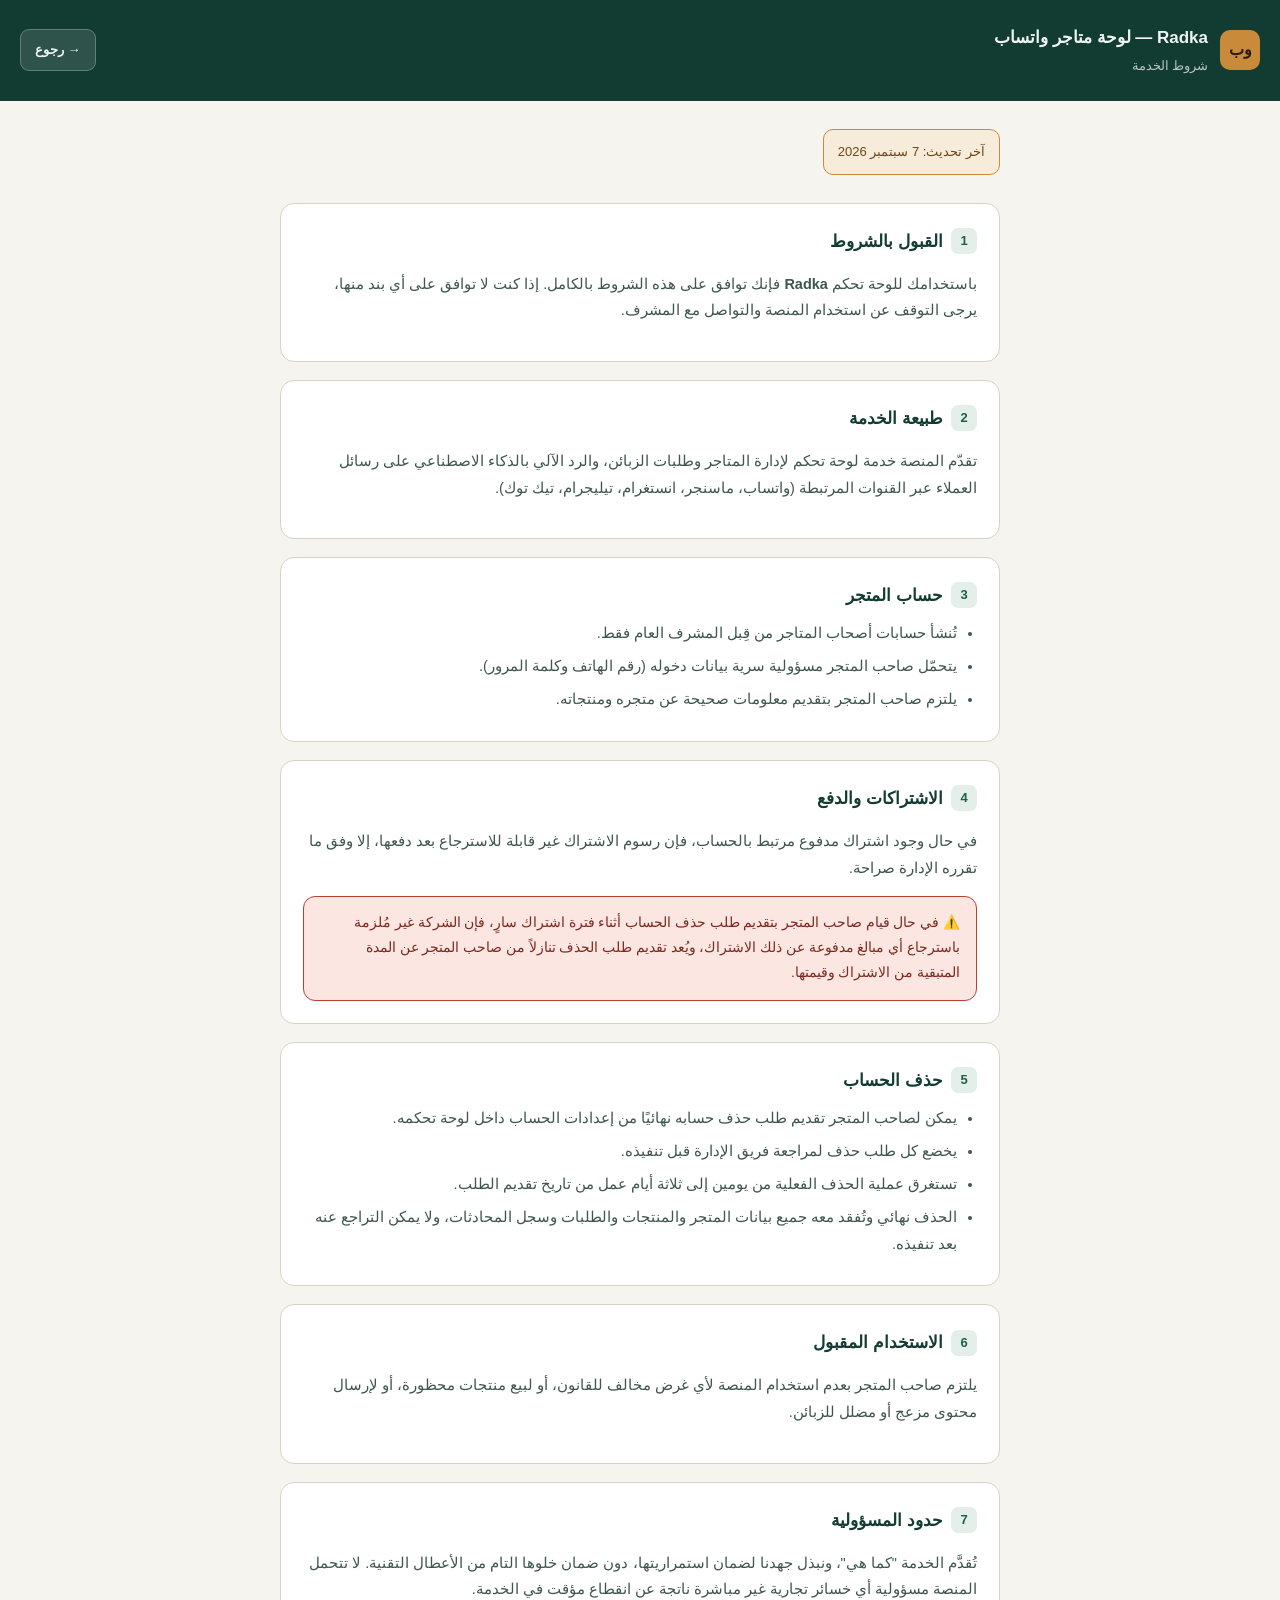
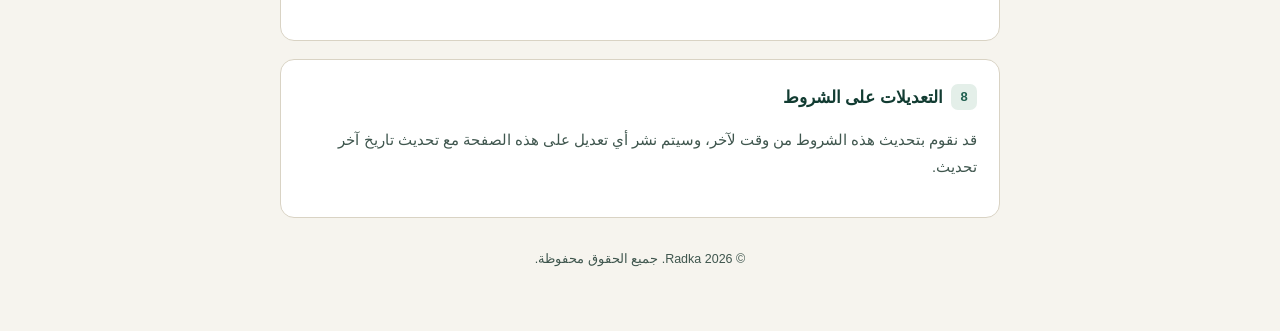
<file: terms.html>
<!DOCTYPE html>
<html lang="ar" dir="rtl">
<head>
<meta charset="UTF-8" />
<meta name="viewport" content="width=device-width, initial-scale=1.0, maximum-scale=1" />
<title>شروط الخدمة | Radka</title>
<style>
  :root {
    --ink: #12241f;
    --ink-soft: #3f564e;
    --paper: #f6f4ee;
    --paper-raised: #ffffff;
    --line: #d9d3c4;
    --palm: #1f5f4f;
    --palm-deep: #123c32;
    --palm-tint: #e4efe9;
    --gold: #c98a3a;
    --gold-tint: #f7ecd9;
    --ok: #2f7a4f;
    --font: -apple-system, BlinkMacSystemFont, "Segoe UI", Tahoma, Arial, sans-serif;
    --font-mono: "Courier New", monospace;
  }
  * { box-sizing: border-box; }
  body {
    margin: 0;
    background: var(--paper);
    color: var(--ink);
    font-family: var(--font);
    line-height: 1.85;
    font-size: 15.5px;
  }
  .topbar {
    background: var(--palm-deep);
    color: #eef4f1;
    padding: 22px 20px;
    display: flex;
    align-items: center;
    justify-content: space-between;
    gap: 12px;
  }
  .topbar-brand { display: flex; align-items: center; gap: 12px; }
  .glyph {
    width: 40px; height: 40px;
    border-radius: 10px;
    background: var(--gold);
    color: #2a1c08;
    display: flex; align-items: center; justify-content: center;
    font-weight: 800; font-size: 16px;
    flex-shrink: 0;
  }
  .topbar h1 { font-size: 17px; margin: 0; }
  .topbar p { font-size: 12.5px; margin: 2px 0 0; opacity: .75; }
  .back-btn {
    display: inline-flex;
    align-items: center;
    gap: 6px;
    background: rgba(255,255,255,0.12);
    color: #eef4f1;
    border: 1px solid rgba(255,255,255,0.25);
    padding: 8px 14px;
    border-radius: 9px;
    font-size: 13px;
    font-weight: 700;
    text-decoration: none;
    cursor: pointer;
    flex-shrink: 0;
  }
  .back-btn:hover { background: rgba(255,255,255,0.2); }
  .wrap {
    max-width: 760px;
    margin: 0 auto;
    padding: 28px 20px 60px;
  }
  .updated {
    background: var(--gold-tint);
    border: 1px solid var(--gold);
    color: #6b4718;
    padding: 10px 14px;
    border-radius: 10px;
    font-size: 13px;
    margin-bottom: 28px;
    display: inline-block;
  }
  .panel {
    background: var(--paper-raised);
    border: 1px solid var(--line);
    border-radius: 14px;
    padding: 22px 22px;
    margin-bottom: 18px;
  }
  .panel h2 {
    font-size: 16.5px;
    color: var(--palm-deep);
    margin: 0 0 10px;
    display: flex; align-items: center; gap: 8px;
  }
  .panel h2 .n {
    background: var(--palm-tint);
    color: var(--palm);
    width: 26px; height: 26px;
    border-radius: 7px;
    display: flex; align-items: center; justify-content: center;
    font-size: 13px; font-weight: 800;
    flex-shrink: 0;
  }
  .panel p, .panel li { color: var(--ink-soft); font-size: 14.5px; }
  .panel ul { margin: 8px 0 0; padding-inline-start: 20px; }
  .panel li { margin-bottom: 6px; }
  a { color: var(--palm); }
  .warn-box {
    background: #fbe6e1;
    border: 1px solid #b8412f;
    color: #7a2b1f;
    border-radius: 12px;
    padding: 14px 16px;
    margin-top: 12px;
    font-size: 13.5px;
  }
  .foot {
    text-align: center;
    color: var(--ink-soft);
    font-size: 12.5px;
    margin-top: 30px;
  }
</style>
</head>
<body>

<div class="topbar">
  <div class="topbar-brand">
    <div class="glyph">وب</div>
    <div>
      <h1>Radka — لوحة متاجر واتساب</h1>
      <p>شروط الخدمة</p>
    </div>
  </div>
  <a href="javascript:history.back()" class="back-btn">→ رجوع</a>
</div>

<div class="wrap">
  <span class="updated">آخر تحديث: 7 سبتمبر 2026</span>

  <div class="panel">
    <h2><span class="n">1</span> القبول بالشروط</h2>
    <p>
      باستخدامك للوحة تحكم <b>Radka</b> فإنك توافق على هذه الشروط بالكامل. إذا كنت لا توافق على
      أي بند منها، يرجى التوقف عن استخدام المنصة والتواصل مع المشرف.
    </p>
  </div>

  <div class="panel">
    <h2><span class="n">2</span> طبيعة الخدمة</h2>
    <p>
      تقدّم المنصة خدمة لوحة تحكم لإدارة المتاجر وطلبات الزبائن، والرد الآلي بالذكاء الاصطناعي
      على رسائل العملاء عبر القنوات المرتبطة (واتساب، ماسنجر، انستغرام، تيليجرام، تيك توك).
    </p>
  </div>

  <div class="panel">
    <h2><span class="n">3</span> حساب المتجر</h2>
    <ul>
      <li>تُنشأ حسابات أصحاب المتاجر من قِبل المشرف العام فقط.</li>
      <li>يتحمّل صاحب المتجر مسؤولية سرية بيانات دخوله (رقم الهاتف وكلمة المرور).</li>
      <li>يلتزم صاحب المتجر بتقديم معلومات صحيحة عن متجره ومنتجاته.</li>
    </ul>
  </div>

  <div class="panel">
    <h2><span class="n">4</span> الاشتراكات والدفع</h2>
    <p>
      في حال وجود اشتراك مدفوع مرتبط بالحساب، فإن رسوم الاشتراك غير قابلة للاسترجاع بعد دفعها،
      إلا وفق ما تقرره الإدارة صراحة.
    </p>
    <div class="warn-box">
      ⚠️ في حال قيام صاحب المتجر بتقديم طلب حذف الحساب أثناء فترة اشتراك سارٍ، فإن الشركة غير
      مُلزمة باسترجاع أي مبالغ مدفوعة عن ذلك الاشتراك، ويُعد تقديم طلب الحذف تنازلاً من صاحب
      المتجر عن المدة المتبقية من الاشتراك وقيمتها.
    </div>
  </div>

  <div class="panel">
    <h2><span class="n">5</span> حذف الحساب</h2>
    <ul>
      <li>يمكن لصاحب المتجر تقديم طلب حذف حسابه نهائيًا من إعدادات الحساب داخل لوحة تحكمه.</li>
      <li>يخضع كل طلب حذف لمراجعة فريق الإدارة قبل تنفيذه.</li>
      <li>تستغرق عملية الحذف الفعلية من يومين إلى ثلاثة أيام عمل من تاريخ تقديم الطلب.</li>
      <li>الحذف نهائي وتُفقد معه جميع بيانات المتجر والمنتجات والطلبات وسجل المحادثات، ولا يمكن التراجع عنه بعد تنفيذه.</li>
    </ul>
  </div>

  <div class="panel">
    <h2><span class="n">6</span> الاستخدام المقبول</h2>
    <p>
      يلتزم صاحب المتجر بعدم استخدام المنصة لأي غرض مخالف للقانون، أو لبيع منتجات محظورة، أو
      لإرسال محتوى مزعج أو مضلل للزبائن.
    </p>
  </div>

  <div class="panel">
    <h2><span class="n">7</span> حدود المسؤولية</h2>
    <p>
      تُقدَّم الخدمة "كما هي"، ونبذل جهدنا لضمان استمراريتها، دون ضمان خلوها التام من الأعطال
      التقنية. لا تتحمل المنصة مسؤولية أي خسائر تجارية غير مباشرة ناتجة عن انقطاع مؤقت في الخدمة.
    </p>
  </div>

  <div class="panel">
    <h2><span class="n">8</span> التعديلات على الشروط</h2>
    <p>قد نقوم بتحديث هذه الشروط من وقت لآخر، وسيتم نشر أي تعديل على هذه الصفحة مع تحديث تاريخ آخر تحديث.</p>
  </div>

  <div class="foot">© 2026 Radka. جميع الحقوق محفوظة.</div>
</div>

</body>
</html>
</file>
<file: assets/style.css>
/* =========================================================
   نظام التصميم - لوحة تحكم متاجر واتساب
   ========================================================= */

@import url('https://fonts.googleapis.com/css2?family=Cairo:wght@400;500;600;700;800&family=IBM+Plex+Mono:wght@500;600&display=swap');

:root {
  /* لوحة الألوان */
  --ink: #12241f;
  --ink-soft: #3f564e;
  --paper: #f6f4ee;
  --paper-raised: #ffffff;
  --line: #d9d3c4;

  --palm: #1f5f4f;
  --palm-deep: #123c32;
  --palm-tint: #e4efe9;

  --gold: #c98a3a;
  --gold-tint: #f7ecd9;

  --ok: #2f7a4f;
  --ok-tint: #e3f3e6;
  --wait: #b8862a;
  --wait-tint: #fbf0da;
  --bad: #b8412f;
  --bad-tint: #fbe6e1;

  --radius-s: 8px;
  --radius-m: 14px;
  --radius-l: 22px;

  --shadow: 0 10px 30px -14px rgba(18, 36, 31, 0.25);
  --font-display: 'Cairo', sans-serif;
  --font-mono: 'IBM Plex Mono', monospace;
}

* { box-sizing: border-box; }

html, body {
  margin: 0;
  padding: 0;
  background: var(--paper);
  color: var(--ink);
  font-family: var(--font-display);
  direction: rtl;
  -webkit-font-smoothing: antialiased;
}

body {
  min-height: 100vh;
  background-image:
    radial-gradient(circle at 12% 8%, rgba(31, 95, 79, 0.08), transparent 40%),
    radial-gradient(circle at 90% 90%, rgba(201, 138, 58, 0.08), transparent 45%);
}

a { color: inherit; text-decoration: none; }
button { font-family: inherit; cursor: pointer; }

::selection { background: var(--palm); color: #fff; }

*:focus-visible {
  outline: 2px solid var(--palm);
  outline-offset: 2px;
}

/* ---------- تمرير الشاشات ---------- */
.screen { display: none; min-height: 100vh; }
.screen.active { display: block; }

/* ---------- شاشة تسجيل الدخول ---------- */
.login-wrap {
  min-height: 100vh;
  display: grid;
  place-items: center;
  padding: 24px;
}

.login-card {
  width: 100%;
  max-width: 400px;
  background: var(--paper-raised);
  border: 1px solid var(--line);
  border-radius: var(--radius-l);
  padding: 36px 30px;
  box-shadow: var(--shadow);
  position: relative;
  overflow: hidden;
}

.login-card::before {
  content: "";
  position: absolute;
  inset: 0 0 auto 0;
  height: 6px;
  background: linear-gradient(90deg, var(--palm), var(--gold));
}

.brand-mark {
  display: flex;
  align-items: center;
  gap: 12px;
  margin-bottom: 28px;
}

.brand-mark .glyph {
  width: 44px;
  height: 44px;
  border-radius: 12px;
  background: var(--palm-deep);
  display: grid;
  place-items: center;
  color: #fff;
  font-weight: 800;
  font-size: 19px;
  flex-shrink: 0;
}

.brand-mark .text h1 {
  margin: 0;
  font-size: 17px;
  font-weight: 800;
  letter-spacing: -0.2px;
}

.brand-mark .text p {
  margin: 2px 0 0;
  font-size: 12.5px;
  color: var(--ink-soft);
}

.field { margin-bottom: 18px; }

.field label {
  display: block;
  font-size: 13px;
  font-weight: 600;
  color: var(--ink-soft);
  margin-bottom: 7px;
}

.field input {
  width: 100%;
  padding: 13px 14px;
  border-radius: var(--radius-s);
  border: 1.5px solid var(--line);
  background: var(--paper);
  font-family: var(--font-mono);
  font-size: 15px;
  color: var(--ink);
  transition: border-color .15s ease, background .15s ease;
  letter-spacing: 0.3px;
}

.field input::placeholder { color: #a7a091; font-family: var(--font-display); }

.field input:focus {
  border-color: var(--palm);
  background: #fff;
}

.field input.err { border-color: var(--bad); }

.field-error {
  display: none;
  color: var(--bad);
  font-size: 12.5px;
  margin-top: 6px;
  font-weight: 600;
}
.field-error.show { display: block; }

.btn {
  display: inline-flex;
  align-items: center;
  justify-content: center;
  gap: 8px;
  padding: 13px 18px;
  border-radius: var(--radius-s);
  border: none;
  font-weight: 700;
  font-size: 14.5px;
  transition: transform .08s ease, box-shadow .15s ease, background .15s ease;
}
.btn:active { transform: translateY(1px); }

.btn-primary { background: var(--palm-deep); color: #fff; width: 100%; padding: 14px; }
.btn-primary:hover { background: var(--palm); }

.btn-gold { background: var(--gold); color: #fff; }
.btn-gold:hover { filter: brightness(1.05); }

.btn-outline {
  background: transparent;
  border: 1.5px solid var(--line);
  color: var(--ink);
}
.btn-outline:hover { border-color: var(--palm); color: var(--palm); }

.btn-ghost { background: transparent; color: var(--ink-soft); }
.btn-ghost:hover { color: var(--ink); }

.btn-ok { background: var(--ok); color: #fff; }
.btn-wait { background: var(--wait); color: #fff; }
.btn-bad { background: var(--bad); color: #fff; }

.btn-sm { padding: 8px 12px; font-size: 13px; border-radius: 8px; }
.btn:disabled { opacity: .5; cursor: not-allowed; }

.login-alert {
  display: none;
  background: var(--bad-tint);
  color: var(--bad);
  border: 1px solid rgba(184,65,47,0.25);
  padding: 11px 13px;
  border-radius: var(--radius-s);
  font-size: 13.5px;
  font-weight: 600;
  margin-bottom: 16px;
}
.login-alert.show { display: block; }
.login-alert a { text-decoration: underline; font-weight: 800; color: inherit; }

.login-foot {
  margin-top: 20px;
  text-align: center;
  font-size: 12px;
  color: #8f8a7c;
}

.role-switch {
  display: flex;
  gap: 8px;
  margin-bottom: 24px;
  background: var(--paper);
  border: 1px solid var(--line);
  border-radius: 999px;
  padding: 4px;
}
.role-switch button {
  flex: 1;
  border: none;
  background: transparent;
  padding: 9px 10px;
  border-radius: 999px;
  font-size: 13px;
  font-weight: 700;
  color: var(--ink-soft);
}
.role-switch button.active {
  background: var(--palm-deep);
  color: #fff;
}

/* ---------- تخطيط التطبيق (بعد الدخول) ---------- */
.app-shell {
  display: grid;
  grid-template-columns: 240px 1fr;
  min-height: 100vh;
}

.sidebar {
  background: var(--palm-deep);
  color: #eef4f1;
  padding: 22px 16px;
  display: flex;
  flex-direction: column;
  gap: 4px;
}

.sidebar .brand-mark { padding: 0 6px 22px; margin-bottom: 10px; border-bottom: 1px solid rgba(255,255,255,0.12); }
.sidebar .brand-mark .glyph { background: var(--gold); }
.sidebar .brand-mark .text h1 { color: #fff; }
.sidebar .brand-mark .text p { color: rgba(238,244,241,0.6); }

.nav-item {
  display: flex;
  align-items: center;
  gap: 11px;
  padding: 11px 14px;
  border-radius: 10px;
  color: rgba(238,244,241,0.78);
  font-size: 14px;
  font-weight: 600;
  border: none;
  background: transparent;
  width: 100%;
  text-align: right;
}
.nav-item:hover { background: rgba(255,255,255,0.06); color: #fff; }
.nav-item.active { background: rgba(255,255,255,0.14); color: #fff; }
.nav-item .ic { font-size: 17px; width: 20px; text-align: center; }

/* نقطة إشعار حمراء على عناصر القائمة الجانبية (إعلانات جديدة / شكاوى جديدة) */
.nav-item { position: relative; }
.nav-item .notif-dot {
  display: none;
  position: absolute;
  top: 7px;
  right: 10px;
  width: 9px;
  height: 9px;
  border-radius: 50%;
  background: #e0483a;
  border: 1.5px solid var(--palm-deep);
  box-shadow: 0 0 0 2px rgba(224,72,58,0.25);
}
.nav-item.has-notif .notif-dot { display: block; }

.sidebar-foot {
  margin-top: auto;
  padding-top: 16px;
  border-top: 1px solid rgba(255,255,255,0.12);
}
.sidebar-foot .who { font-size: 12.5px; color: rgba(238,244,241,0.55); padding: 0 6px 10px; }
.sidebar-foot .who b { color: #fff; display: block; font-size: 13.5px; margin-bottom: 2px; }

.main {
  padding: 26px 32px 60px;
  max-width: 1200px;
}

.topbar {
  display: flex;
  align-items: center;
  justify-content: space-between;
  margin-bottom: 24px;
  gap: 16px;
  flex-wrap: wrap;
}

.topbar h2 {
  margin: 0;
  font-size: 22px;
  font-weight: 800;
}
.topbar .sub { font-size: 13px; color: var(--ink-soft); margin-top: 3px; }

.mobile-topbar {
  display: none;
  align-items: center;
  justify-content: space-between;
  background: var(--palm-deep);
  color: #fff;
  padding: 14px 16px;
  position: sticky;
  top: 0;
  z-index: 30;
}
.mobile-topbar .glyph { width: 34px; height: 34px; border-radius: 9px; background: var(--gold); display: grid; place-items: center; font-weight: 800; }
.mobile-topbar button { background: rgba(255,255,255,0.12); border: none; color: #fff; width: 38px; height: 38px; border-radius: 9px; font-size: 18px; }

/* بطاقات إحصائية */
.stat-grid {
  display: grid;
  grid-template-columns: repeat(auto-fit, minmax(180px, 1fr));
  gap: 14px;
  margin-bottom: 26px;
}
.stat-card {
  background: var(--paper-raised);
  border: 1px solid var(--line);
  border-radius: var(--radius-m);
  padding: 18px;
  position: relative;
  overflow: hidden;
}
.stat-card .num { font-size: 27px; font-weight: 800; font-family: var(--font-mono); }
.stat-card .lbl { font-size: 12.5px; color: var(--ink-soft); margin-top: 4px; font-weight: 600; }
.stat-card.wait { border-top: 3px solid var(--wait); }
.stat-card.ok { border-top: 3px solid var(--ok); }
.stat-card.bad { border-top: 3px solid var(--bad); }
.stat-card.palm { border-top: 3px solid var(--palm); }

/* بطاقة عامة */
.panel {
  background: var(--paper-raised);
  border: 1px solid var(--line);
  border-radius: var(--radius-m);
  padding: 22px;
  margin-bottom: 20px;
}
.panel-head {
  display: flex;
  align-items: center;
  justify-content: space-between;
  gap: 12px;
  margin-bottom: 16px;
  flex-wrap: wrap;
}
.panel-head h3 { margin: 0; font-size: 16px; font-weight: 800; }
.panel-head .sub { font-size: 12.5px; color: var(--ink-soft); margin-top: 2px; }

.toolbar { display: flex; gap: 8px; flex-wrap: wrap; align-items: center; }

.tabs { display: flex; gap: 6px; flex-wrap: wrap; }
.tab-btn {
  border: 1.5px solid var(--line);
  background: var(--paper);
  padding: 7px 14px;
  border-radius: 999px;
  font-size: 13px;
  font-weight: 700;
  color: var(--ink-soft);
}
.tab-btn.active { background: var(--palm-deep); border-color: var(--palm-deep); color: #fff; }

/* جدول */
.table-wrap { overflow-x: auto; border-radius: var(--radius-s); border: 1px solid var(--line); }
table { width: 100%; border-collapse: collapse; font-size: 13.5px; min-width: 640px; }
thead th {
  background: var(--palm-tint);
  color: var(--palm-deep);
  text-align: right;
  padding: 11px 12px;
  font-weight: 700;
  font-size: 12.5px;
  white-space: nowrap;
  border-bottom: 1px solid var(--line);
}
tbody td {
  padding: 11px 12px;
  border-bottom: 1px solid #ece7d9;
  vertical-align: middle;
}
tbody tr:last-child td { border-bottom: none; }
tbody tr:hover { background: #faf8f2; }

.badge {
  display: inline-flex;
  align-items: center;
  gap: 5px;
  padding: 5px 11px;
  border-radius: 999px;
  font-size: 12px;
  font-weight: 700;
  white-space: nowrap;
}
.badge.wait { background: var(--wait-tint); color: var(--wait); }
.badge.ok { background: var(--ok-tint); color: var(--ok); }
.badge.bad { background: var(--bad-tint); color: var(--bad); }
.badge::before { content: "●"; font-size: 8px; }

.row-actions { display: flex; gap: 6px; flex-wrap: wrap; }

.empty-state {
  text-align: center;
  padding: 50px 20px;
  color: var(--ink-soft);
}
.empty-state .glyph { font-size: 34px; margin-bottom: 10px; }
.empty-state p { margin: 0; font-size: 13.5px; }

/* نموذج */
.form-grid {
  display: grid;
  grid-template-columns: repeat(auto-fit, minmax(220px, 1fr));
  gap: 14px;
}
.form-grid .field { margin-bottom: 0; }
.form-grid textarea, .form-grid select {
  width: 100%;
  padding: 12px 14px;
  border-radius: var(--radius-s);
  border: 1.5px solid var(--line);
  background: var(--paper);
  font-family: inherit;
  font-size: 14px;
  color: var(--ink);
}
.form-grid textarea:focus, .form-grid select:focus { border-color: var(--palm); background: #fff; }

.checkbox-row { display: flex; align-items: center; gap: 8px; font-size: 13.5px; font-weight: 600; }

/* بطاقات المتاجر / المنتجات */
.card-grid {
  display: grid;
  grid-template-columns: repeat(auto-fill, minmax(240px, 1fr));
  gap: 14px;
}
.store-card {
  border: 1px solid var(--line);
  border-radius: var(--radius-m);
  padding: 16px;
  background: var(--paper);
  transition: border-color .15s ease;
}
.store-card:hover { border-color: var(--palm); }
.store-card .top { display: flex; justify-content: space-between; align-items: flex-start; gap: 8px; }
.store-card h4 { margin: 0 0 3px; font-size: 15px; font-weight: 800; }
.store-card .meta { font-size: 12px; color: var(--ink-soft); font-family: var(--font-mono); }
.store-card .stat-line { display: flex; gap: 10px; margin: 12px 0; font-size: 12px; color: var(--ink-soft); }
.store-card .stat-line b { color: var(--ink); font-family: var(--font-mono); }
.store-card .actions { display: flex; gap: 6px; margin-top: 10px; flex-wrap: wrap; }

.status-dot { width: 8px; height: 8px; border-radius: 50%; display: inline-block; }
.status-dot.active { background: var(--ok); }
.status-dot.suspended { background: var(--bad); }

/* مودال */
.modal-backdrop {
  display: none;
  position: fixed;
  inset: 0;
  background: rgba(18, 36, 31, 0.55);
  z-index: 100;
  align-items: flex-start;
  justify-content: center;
  padding: 40px 16px;
  overflow-y: auto;
  backdrop-filter: blur(2px);
}
.modal-backdrop.show { display: flex; }
.modal {
  background: var(--paper-raised);
  border-radius: var(--radius-l);
  max-width: 620px;
  width: 100%;
  padding: 26px;
  box-shadow: var(--shadow);
  animation: modalIn .18s ease;
}
@keyframes modalIn { from { opacity: 0; transform: translateY(10px); } to { opacity: 1; transform: translateY(0); } }
.modal-head { display: flex; justify-content: space-between; align-items: center; margin-bottom: 18px; }
.modal-head h3 { margin: 0; font-size: 17px; font-weight: 800; }
.modal-close { background: var(--paper); border: 1px solid var(--line); width: 32px; height: 32px; border-radius: 9px; font-size: 15px; }
.modal-foot { display: flex; justify-content: flex-end; gap: 8px; margin-top: 20px; }

/* منتجات صغيرة داخل مودال المتجر */
.mini-product {
  display: flex; align-items: center; justify-content: space-between;
  border: 1px solid var(--line); border-radius: 10px; padding: 10px 12px; margin-bottom: 8px;
  background: var(--paper);
}
.mini-product .info b { display: block; font-size: 13.5px; }
.mini-product .info span { font-size: 12px; color: var(--ink-soft); font-family: var(--font-mono); }

/* صفوف اختيار صفحة فيسبوك (مودال ربط ماسنجر عند وجود أكثر من صفحة) */
.page-pick-row {
  display: flex; align-items: center; gap: 12px; width: 100%; text-align: right;
  border: 1px solid var(--line); border-radius: var(--radius-m); padding: 10px 12px;
  background: var(--paper); cursor: pointer; font-family: var(--font-display);
  transition: border-color .15s ease, background .15s ease;
}
.page-pick-row:hover { border-color: var(--palm); background: var(--palm-tint); }
.page-pick-row:disabled { opacity: .55; cursor: default; }
.page-pick-row img { width: 40px; height: 40px; border-radius: 50%; object-fit: cover; flex-shrink: 0; background: var(--line); }
.page-pick-row .ph-avatar {
  width: 40px; height: 40px; border-radius: 50%; background: var(--palm); color: #fff;
  display: grid; place-items: center; font-weight: 800; flex-shrink: 0;
}
.page-pick-row .info { flex: 1; min-width: 0; }
.page-pick-row .info b { display: block; font-size: 13.5px; }
.page-pick-row .info span { font-size: 11.5px; color: var(--ink-soft); }

/* توست */
.toast-host { position: fixed; bottom: 20px; left: 50%; transform: translateX(-50%); z-index: 200; display: flex; flex-direction: column; gap: 8px; align-items: center; }
.toast {
  background: var(--ink);
  color: #fff;
  padding: 12px 20px;
  border-radius: 999px;
  font-size: 13.5px;
  font-weight: 600;
  box-shadow: var(--shadow);
  animation: toastIn .2s ease;
}
.toast.ok { background: var(--ok); }
.toast.bad { background: var(--bad); }
@keyframes toastIn { from { opacity:0; transform: translateY(8px);} to {opacity:1; transform: translateY(0);} }

/* طباعة */
.print-area { display: none; }
@media print {
  body * { visibility: hidden; }
  .print-area, .print-area * { visibility: visible; }
  .print-area { display: block; position: absolute; top: 0; right: 0; left: 0; padding: 20px; }
  .print-table { width: 100%; border-collapse: collapse; }
  .print-table th, .print-table td { border: 1px solid #333; padding: 8px; font-size: 12px; text-align: right; }
  .print-labels { display: flex; flex-wrap: wrap; gap: 10px; }
  .print-label {
    width: 300px; border: 2px solid #222; border-radius: 10px; padding: 14px;
    page-break-inside: avoid; margin-bottom: 10px;
  }
  .print-label h4 { margin: 0 0 8px; font-size: 15px; border-bottom: 1px solid #999; padding-bottom: 6px; }
  .print-label p { margin: 3px 0; font-size: 12.5px; }
}

.hidden { display: none !important; }

/* =========================================================
   بطاقات ربط القنوات (واتساب / ماسنجر / انستغرام / تيليجرام / تيك توك)
   ========================================================= */
.channel-cards {
  display: grid;
  grid-template-columns: repeat(auto-fill, minmax(220px, 1fr));
  gap: 16px;
  margin-bottom: 20px;
}
@media (max-width: 900px) {
  .channel-cards { grid-template-columns: 1fr; }
}

.channel-card {
  background: var(--paper-raised);
  border: 1px solid var(--line);
  border-radius: var(--radius-l);
  padding: 20px;
  text-align: center;
  box-shadow: var(--shadow);
  border-top: 4px solid var(--line);
}
.channel-card.wa { border-top-color: #25D366; }
.channel-card.messenger { border-top-color: #0084FF; }
.channel-card.instagram {
  border-image: linear-gradient(90deg, #833AB4, #E1306C, #F77737) 1;
  border-top-color: #E1306C;
}
.channel-card.telegram { border-top-color: #229ED9; }
.channel-card.tiktok { border-top-color: #000000; }

.channel-icon {
  width: 52px; height: 52px; border-radius: 50%;
  display: grid; place-items: center;
  margin: 0 auto 12px; font-size: 24px;
  color: #fff;
}
.channel-card.wa .channel-icon { background: #25D366; }
.channel-card.messenger .channel-icon { background: #0084FF; }
.channel-card.instagram .channel-icon {
  background: linear-gradient(135deg, #833AB4, #E1306C, #F77737, #FCAF45);
}
.channel-card.telegram .channel-icon { background: #229ED9; }
.channel-card.tiktok .channel-icon { background: linear-gradient(135deg, #25F4EE, #000000, #FE2C55); }

.channel-name { font-weight: 800; font-size: 15px; margin-bottom: 6px; }

/* قناة أغلقها الأدمن (عامًا أو لهذا المتجر تحديدًا) — رمادي غامق كامل مع تنويه واضح */
.channel-card.channel-closed {
  position: relative;
  background: #4a4a4a;
  border-top-color: #2b2b2b;
}
.channel-card.channel-closed .channel-icon,
.channel-card.channel-closed .channel-name,
.channel-card.channel-closed .sub,
.channel-card.channel-closed .channel-status-row,
.channel-card.channel-closed .channel-external-name {
  filter: grayscale(1);
  opacity: 0.6;
}
.channel-card.channel-closed::after {
  content: "مغلقة حاليًا";
  position: absolute;
  inset: 0;
  display: flex;
  align-items: center;
  justify-content: center;
  background: rgba(30,30,30,0.55);
  color: #fff;
  font-weight: 800;
  font-size: 14px;
  border-radius: inherit;
}

.channel-status-row {
  display: flex; align-items: center; justify-content: center; gap: 8px;
  margin-bottom: 14px; font-size: 12.5px; color: var(--ink-soft);
}
.channel-status-dot {
  width: 8px; height: 8px; border-radius: 50%; background: var(--line); flex-shrink: 0;
}
.channel-status-row.connected .channel-status-dot { background: var(--ok); }
.channel-status-row.pending .channel-status-dot { background: var(--wait); }
.channel-status-row.disconnected .channel-status-dot { background: var(--bad); }

.channel-external-name {
  font-size: 12px; color: var(--ink-soft); margin-bottom: 12px;
  font-family: var(--font-mono);
}

.channel-ai-row {
  display: flex; align-items: center; justify-content: space-between;
  padding: 10px 4px 4px; border-top: 1px dashed var(--line); margin-top: 10px;
  font-size: 12.5px;
}

/* مفتاح تبديل (Toggle Switch) */
.switch {
  position: relative; display: inline-block; width: 42px; height: 24px; flex-shrink: 0;
}
.switch input { opacity: 0; width: 0; height: 0; }
.switch .slider {
  position: absolute; cursor: pointer; inset: 0;
  background: var(--line); border-radius: 999px; transition: .2s;
}
.switch .slider::before {
  content: ""; position: absolute; height: 18px; width: 18px;
  right: 3px; bottom: 3px; background: #fff; border-radius: 50%; transition: .2s;
  box-shadow: 0 1px 3px rgba(0,0,0,0.25);
}
.switch input:checked + .slider { background: var(--ok); }
.switch input:checked + .slider::before { transform: translateX(-18px); }
.switch input:disabled + .slider { opacity: .5; cursor: not-allowed; }

.switch-label-row {
  display: flex; align-items: center; gap: 10px; font-size: 13px; font-weight: 600;
  cursor: pointer;
}

/* استجابة الشاشات */
@media (max-width: 900px) {
  .app-shell { grid-template-columns: 1fr; }
  .sidebar {
    position: fixed; inset: 0 20% 0 auto; width: 78%; max-width: 280px;
    z-index: 50; transform: translateX(105%); transition: transform .22s ease;
    overflow-y: auto;
  }
  .sidebar.open { transform: translateX(0); }
  .sidebar-scrim {
    display: none; position: fixed; inset: 0; background: rgba(18,36,31,0.45); z-index: 40;
  }
  .sidebar-scrim.show { display: block; }
  .mobile-topbar { display: flex; }
  .main { padding: 18px 16px 50px; }
  .topbar h2 { font-size: 19px; }
  .stat-grid { grid-template-columns: repeat(2, 1fr); }
}

@media (max-width: 480px) {
  .stat-grid { grid-template-columns: 1fr 1fr; }
  .login-card { padding: 28px 20px; }
  .panel { padding: 16px; }
}

/* =========================================================
   إعدادات الحساب: صفحات ثابتة (من نحن / الخصوصية / الخدمة / الأسئلة الشائعة)
   ========================================================= */
.settings-links-list {
  display: flex;
  flex-direction: column;
  gap: 8px;
}
.settings-link-item {
  display: flex;
  align-items: center;
  justify-content: space-between;
  width: 100%;
  padding: 13px 16px;
  background: var(--paper);
  border: 1px solid var(--line);
  border-radius: 10px;
  font-family: var(--font-display);
  font-size: 14px;
  font-weight: 600;
  color: var(--ink);
  cursor: pointer;
  transition: background .15s ease, border-color .15s ease;
}
.settings-link-item:hover { background: var(--palm-tint); border-color: var(--palm); }
.settings-link-item .arrow {
  color: var(--ink-soft);
  font-size: 16px;
  transform: rotate(180deg);
}
/* صندوق تحذير (يُستخدم بمودال حذف الحساب) */
.warn-box {
  background: var(--bad-tint);
  border: 1px solid var(--bad);
  color: #7a2b1f;
  border-radius: 10px;
  padding: 13px 15px;
  font-size: 13.5px;
  line-height: 1.7;
}
</file>
